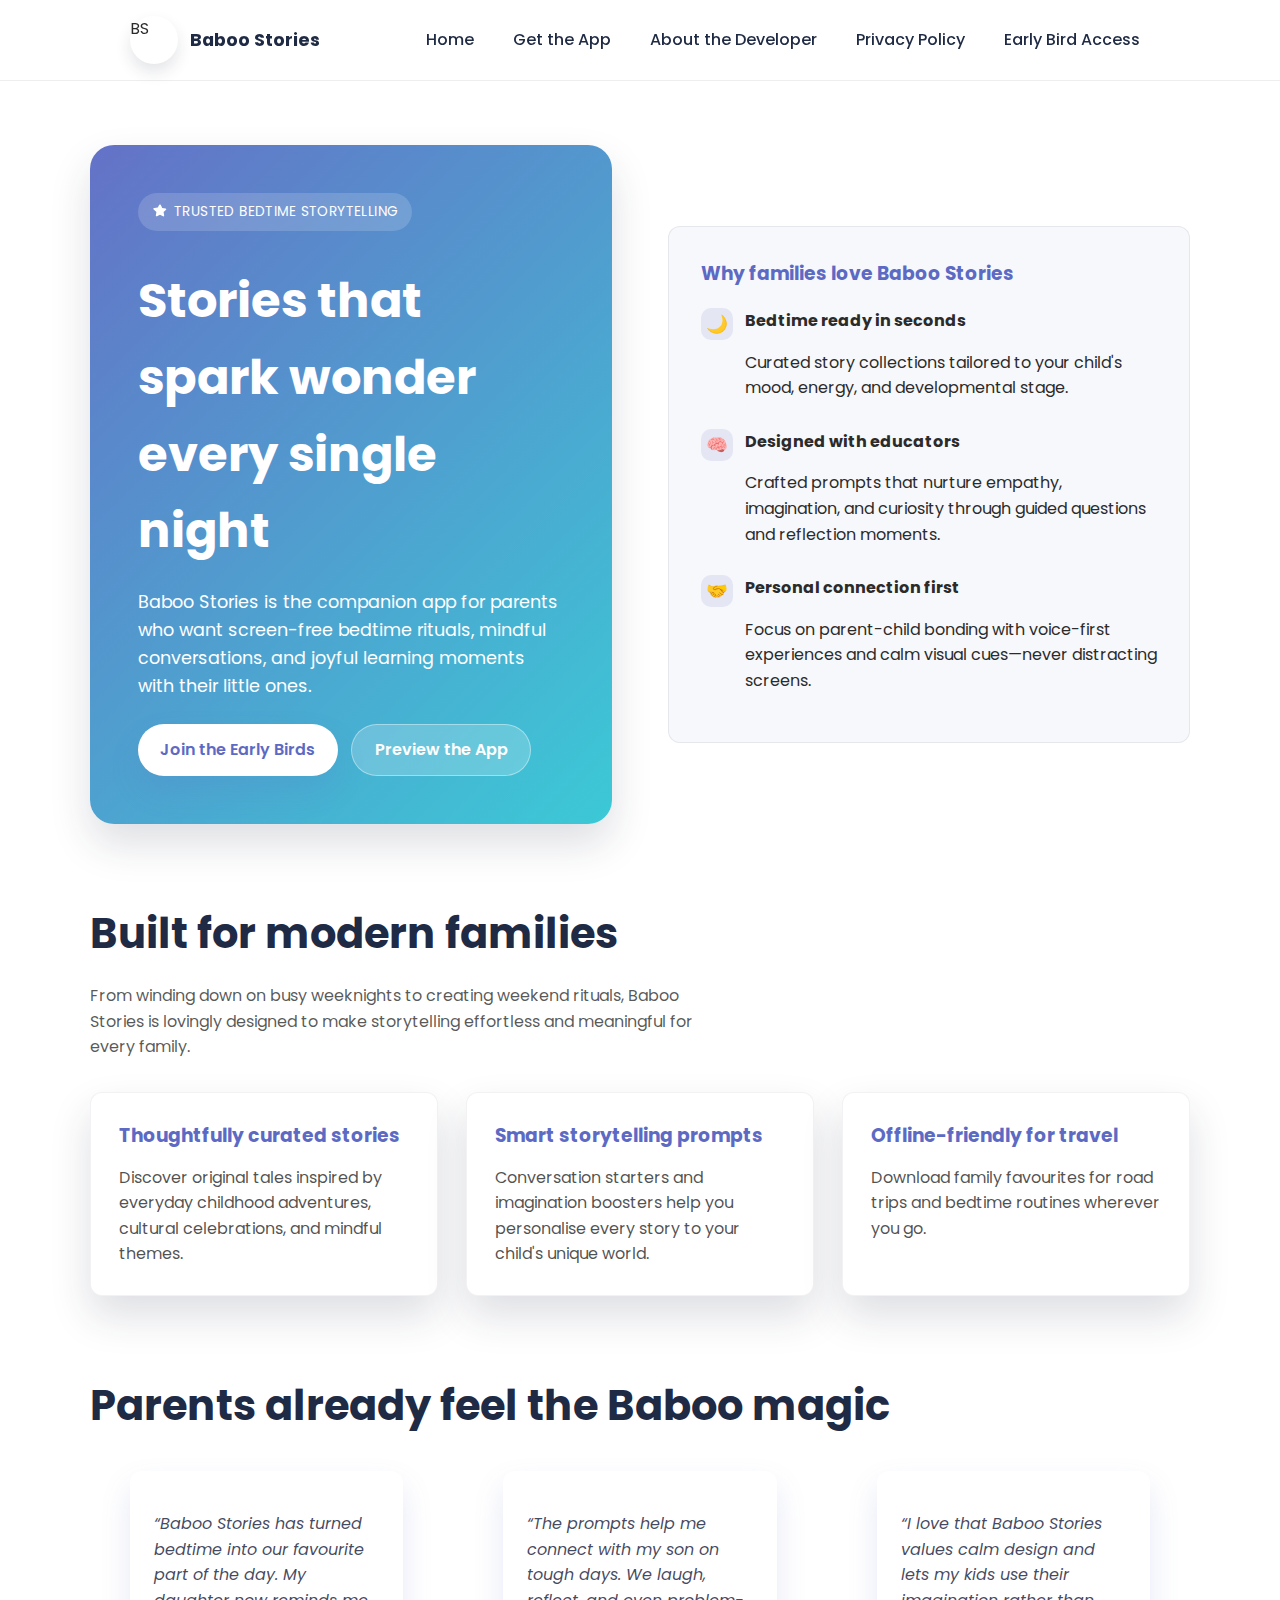
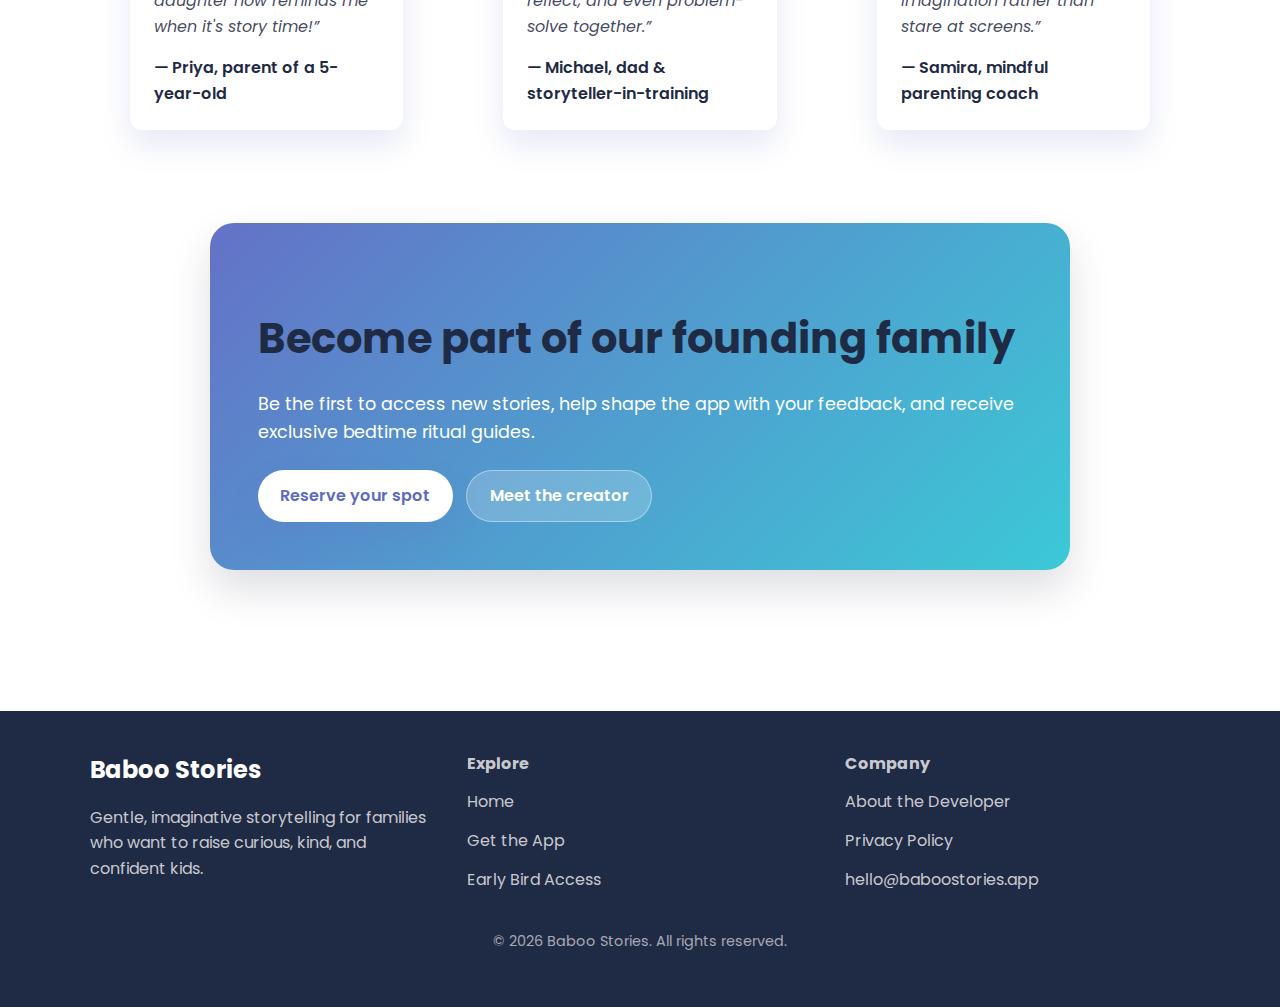
<file: index.html>
<!DOCTYPE html>
<html lang="en">
  <head>
    <meta charset="UTF-8" />
    <meta name="viewport" content="width=device-width, initial-scale=1.0" />
    <meta
      name="description"
      content="Baboo Stories helps parents turn bedtime into magical, mindful story sessions with original tales tailored to curious young minds."
    />
    <title>Baboo Stories | Story app for modern parents</title>
    <link rel="preconnect" href="https://fonts.googleapis.com" />
    <link rel="preconnect" href="https://fonts.gstatic.com" crossorigin />
    <link
      href="https://fonts.googleapis.com/css2?family=Poppins:wght@400;500;600;700&display=swap"
      rel="stylesheet"
    />
    <link rel="stylesheet" href="assets/css/style.css" />
  </head>
  <body>
    <header>
      <nav class="navbar" aria-label="Primary">
        <a class="brand" href="index.html">
          <span class="brand-logo" aria-hidden="true">BS</span>
          <span class="brand-name">Baboo Stories</span>
        </a>
        <div class="nav-links">
          <a href="index.html">Home</a>
          <a href="app-links.html">Get the App</a>
          <a href="about-developer.html">About the Developer</a>
          <a href="privacy-policy.html">Privacy Policy</a>
          <a href="early-bird-signup.html">Early Bird Access</a>
        </div>
      </nav>
    </header>

    <main>
      <section class="hero" aria-labelledby="hero-title">
        <div class="hero-card">
          <span class="badge"
            ><svg
              xmlns="http://www.w3.org/2000/svg"
              viewBox="0 0 20 20"
              fill="currentColor"
              aria-hidden="true"
            >
              <path
                fill-rule="evenodd"
                d="M10 .5a1 1 0 01.894.553l1.882 3.815 4.21.612a1 1 0 01.554 1.705l-3.046 2.969.719 4.197a1 1 0 01-1.451 1.054L10 13.347l-3.762 1.97a1 1 0 01-1.451-1.054l.72-4.197-3.047-2.97A1 1 0 013.014 4.98l4.21-.612L9.106 1.053A1 1 0 0110 .5z"
                clip-rule="evenodd"
              />
            </svg>
            Trusted bedtime storytelling</span
          >
          <h1 id="hero-title">Stories that spark wonder every single night</h1>
          <p>
            Baboo Stories is the companion app for parents who want screen-free
            bedtime rituals, mindful conversations, and joyful learning moments
            with their little ones.
          </p>
          <div class="hero-actions">
            <a class="btn btn-primary" href="early-bird-signup.html"
              >Join the Early Birds</a
            >
            <a class="btn btn-secondary" href="app-links.html">Preview the App</a>
          </div>
        </div>
        <div class="info-panel" aria-label="Highlights">
          <h3>Why families love Baboo Stories</h3>
          <ul class="highlight-list">
            <li>
              <span class="highlight-icon" aria-hidden="true">🌙</span>
              <div>
                <strong>Bedtime ready in seconds</strong>
                <p>
                  Curated story collections tailored to your child's mood,
                  energy, and developmental stage.
                </p>
              </div>
            </li>
            <li>
              <span class="highlight-icon" aria-hidden="true">🧠</span>
              <div>
                <strong>Designed with educators</strong>
                <p>
                  Crafted prompts that nurture empathy, imagination, and
                  curiosity through guided questions and reflection moments.
                </p>
              </div>
            </li>
            <li>
              <span class="highlight-icon" aria-hidden="true">🤝</span>
              <div>
                <strong>Personal connection first</strong>
                <p>
                  Focus on parent-child bonding with voice-first experiences and
                  calm visual cues—never distracting screens.
                </p>
              </div>
            </li>
          </ul>
        </div>
      </section>

      <section class="section" aria-labelledby="features-title">
        <h2 id="features-title">Built for modern families</h2>
        <p class="section-intro">
          From winding down on busy weeknights to creating weekend rituals,
          Baboo Stories is lovingly designed to make storytelling effortless and
          meaningful for every family.
        </p>
        <div class="card-grid">
          <article class="card">
            <h3>Thoughtfully curated stories</h3>
            <p>
              Discover original tales inspired by everyday childhood adventures,
              cultural celebrations, and mindful themes.
            </p>
          </article>
          <article class="card">
            <h3>Smart storytelling prompts</h3>
            <p>
              Conversation starters and imagination boosters help you personalise
              every story to your child's unique world.
            </p>
          </article>
          <article class="card">
            <h3>Offline-friendly for travel</h3>
            <p>
              Download family favourites for road trips and bedtime routines
              wherever you go.
            </p>
          </article>
        </div>
      </section>

      <section class="section" aria-labelledby="trust-title">
        <h2 id="trust-title">Parents already feel the Baboo magic</h2>
        <div class="testimonials" role="list">
          <figure class="testimonial" role="listitem">
            <p>
              “Baboo Stories has turned bedtime into our favourite part of the
              day. My daughter now reminds <em>me</em> when it's story time!”
            </p>
            <figcaption class="name">— Priya, parent of a 5-year-old</figcaption>
          </figure>
          <figure class="testimonial" role="listitem">
            <p>
              “The prompts help me connect with my son on tough days. We laugh,
              reflect, and even problem-solve together.”
            </p>
            <figcaption class="name">— Michael, dad &amp; storyteller-in-training</figcaption>
          </figure>
          <figure class="testimonial" role="listitem">
            <p>
              “I love that Baboo Stories values calm design and lets my kids use
              their imagination rather than stare at screens.”
            </p>
            <figcaption class="name">— Samira, mindful parenting coach</figcaption>
          </figure>
        </div>
      </section>

      <section class="section" aria-labelledby="cta-title">
        <div class="hero-card" style="margin: 0 auto; max-width: 860px;">
          <h2 id="cta-title">Become part of our founding family</h2>
          <p>
            Be the first to access new stories, help shape the app with your
            feedback, and receive exclusive bedtime ritual guides.
          </p>
          <div class="hero-actions">
            <a class="btn btn-primary" href="early-bird-signup.html"
              >Reserve your spot</a
            >
            <a class="btn btn-secondary" href="about-developer.html"
              >Meet the creator</a
            >
          </div>
        </div>
      </section>
    </main>

    <footer>
      <div class="footer-content">
        <div class="footer-brand">
          <h2>Baboo Stories</h2>
          <p>
            Gentle, imaginative storytelling for families who want to raise
            curious, kind, and confident kids.
          </p>
        </div>
        <div class="footer-links">
          <strong>Explore</strong>
          <a href="index.html">Home</a>
          <a href="app-links.html">Get the App</a>
          <a href="early-bird-signup.html">Early Bird Access</a>
        </div>
        <div class="footer-links">
          <strong>Company</strong>
          <a href="about-developer.html">About the Developer</a>
          <a href="privacy-policy.html">Privacy Policy</a>
          <a href="mailto:hello@baboostories.app">hello@baboostories.app</a>
        </div>
      </div>
      <p class="footer-bottom">© <span id="year"></span> Baboo Stories. All rights reserved.</p>
    </footer>

    <script>
      const yearSpan = document.getElementById('year');
      if (yearSpan) {
        yearSpan.textContent = new Date().getFullYear();
      }
    </script>
  </body>
</html>
</file>
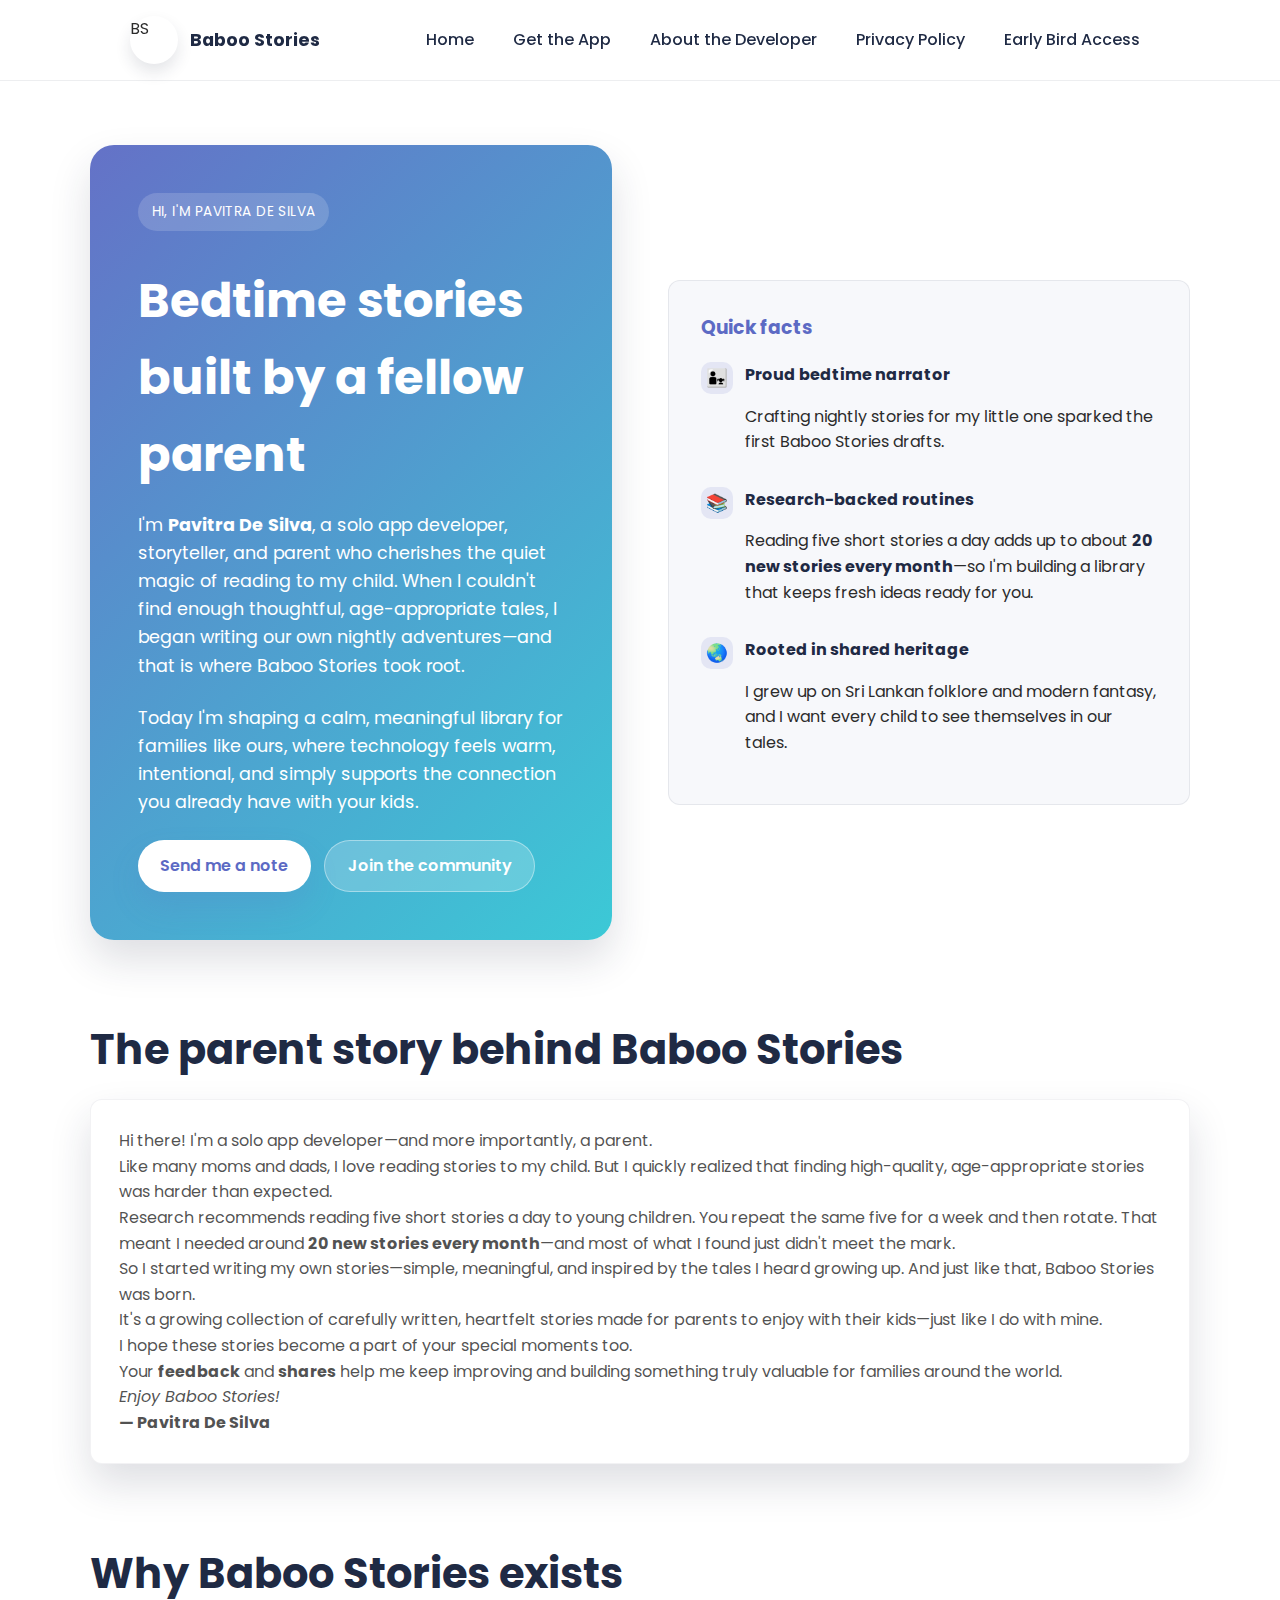
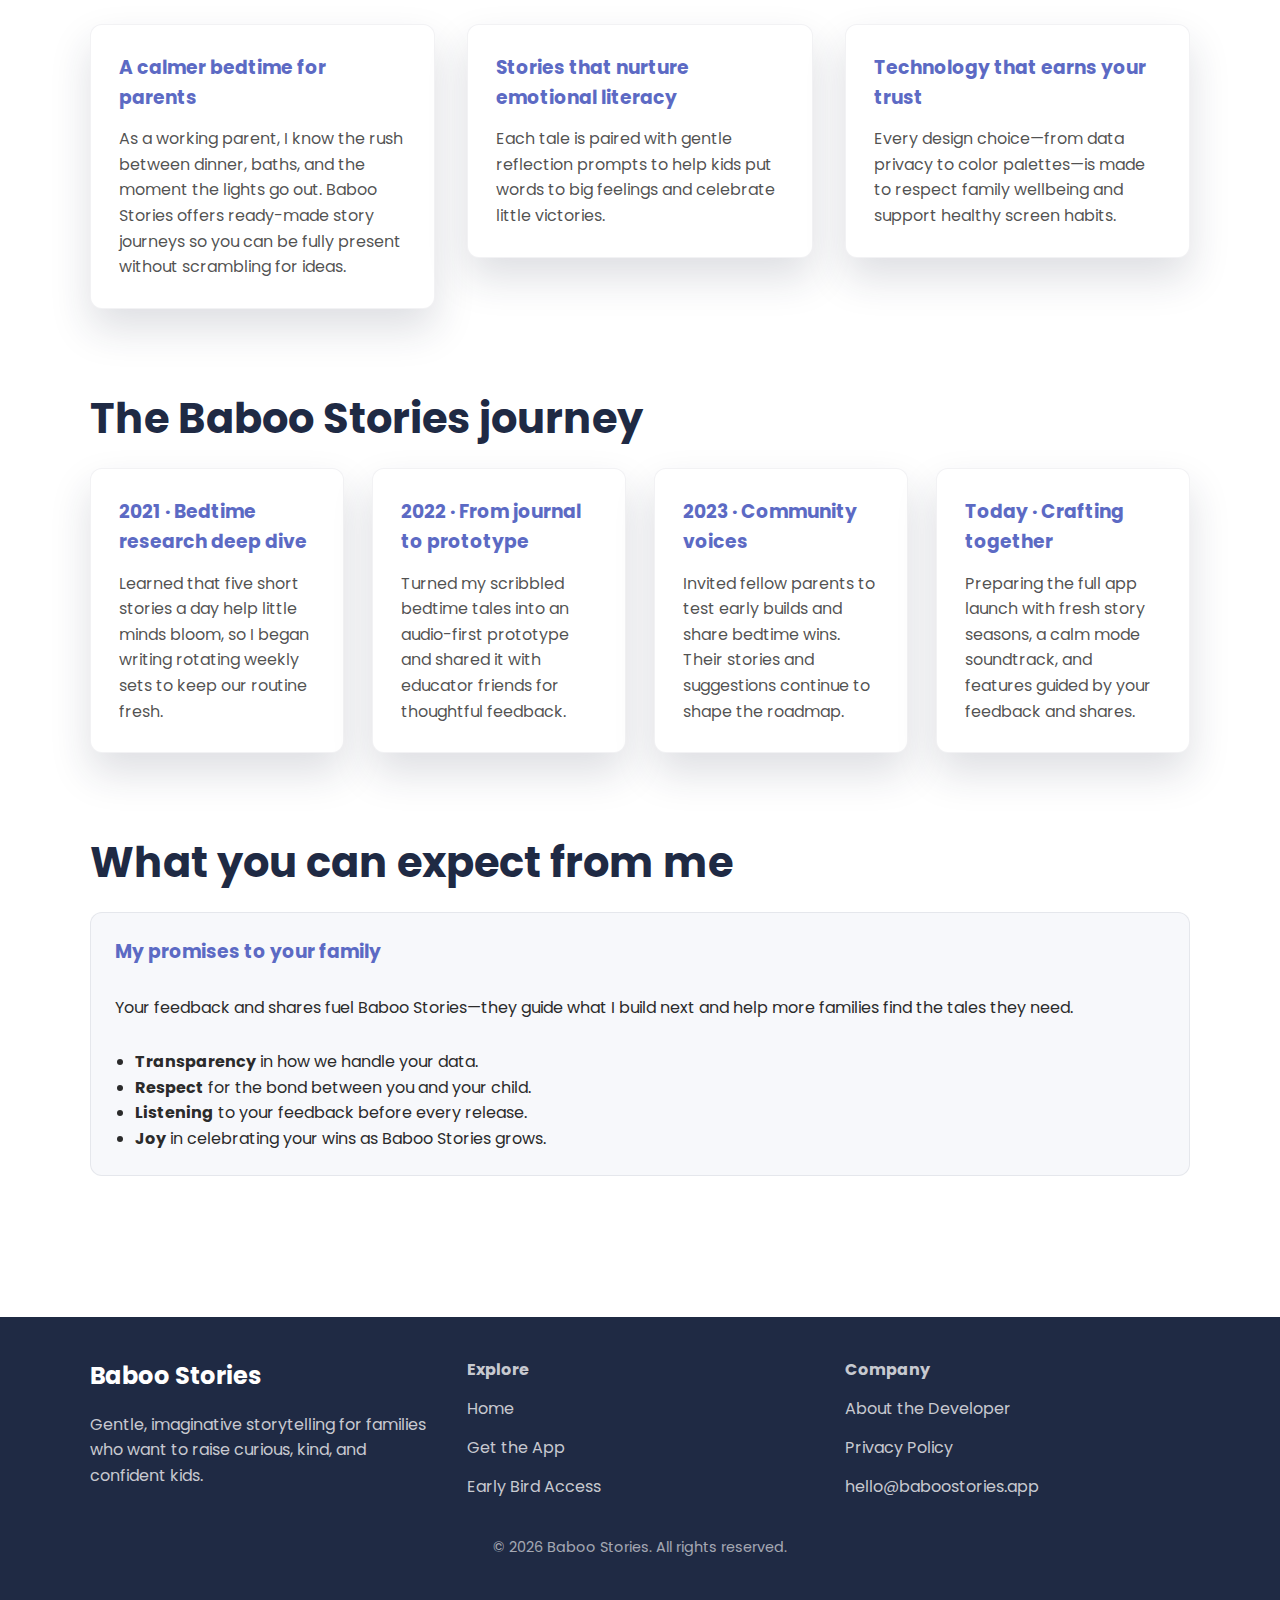
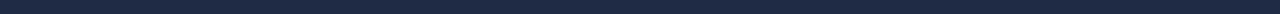
<file: about-developer.html>
<!DOCTYPE html>
<html lang="en">
  <head>
    <meta charset="UTF-8" />
    <meta name="viewport" content="width=device-width, initial-scale=1.0" />
    <meta
      name="description"
      content="Meet Pavitra De Silva, the solo parent-developer behind Baboo Stories, and discover the mission to craft calm, heartfelt bedtime tales for families."
    />
    <title>About the Developer | Baboo Stories</title>
    <link rel="preconnect" href="https://fonts.googleapis.com" />
    <link rel="preconnect" href="https://fonts.gstatic.com" crossorigin />
    <link
      href="https://fonts.googleapis.com/css2?family=Poppins:wght@400;500;600;700&display=swap"
      rel="stylesheet"
    />
    <link rel="stylesheet" href="assets/css/style.css" />
  </head>
  <body>
    <header>
      <nav class="navbar" aria-label="Primary">
        <a class="brand" href="index.html">
          <span class="brand-logo" aria-hidden="true">BS</span>
          <span class="brand-name">Baboo Stories</span>
        </a>
        <div class="nav-links">
          <a href="index.html">Home</a>
          <a href="app-links.html">Get the App</a>
          <a href="about-developer.html" aria-current="page">About the Developer</a>
          <a href="privacy-policy.html">Privacy Policy</a>
          <a href="early-bird-signup.html">Early Bird Access</a>
        </div>
      </nav>
    </header>

    <main>
      <section class="hero" aria-labelledby="about-title">
        <div class="hero-card">
          <span class="badge">Hi, I'm Pavitra De Silva</span>
          <h1 id="about-title">Bedtime stories built by a fellow parent</h1>
          <p>
            I'm <strong>Pavitra De Silva</strong>, a solo app developer,
            storyteller, and parent who cherishes the quiet magic of reading to
            my child. When I couldn't find enough thoughtful, age-appropriate
            tales, I began writing our own nightly adventures—and that is where
            Baboo Stories took root.
          </p>
          <p>
            Today I'm shaping a calm, meaningful library for families like ours,
            where technology feels warm, intentional, and simply supports the
            connection you already have with your kids.
          </p>
          <div class="hero-actions">
            <a class="btn btn-primary" href="mailto:hello@baboostories.app"
              >Send me a note</a
            >
            <a class="btn btn-secondary" href="early-bird-signup.html"
              >Join the community</a
            >
          </div>
        </div>
        <div class="info-panel">
          <h3>Quick facts</h3>
          <ul class="info-list">
            <li>
              <span class="highlight-icon" aria-hidden="true">👨‍👧</span>
              <div>
                <strong>Proud bedtime narrator</strong>
                <p>
                  Crafting nightly stories for my little one sparked the first
                  Baboo Stories drafts.
                </p>
              </div>
            </li>
            <li>
              <span class="highlight-icon" aria-hidden="true">📚</span>
              <div>
                <strong>Research-backed routines</strong>
                <p>
                  Reading five short stories a day adds up to about
                  <strong>20 new stories every month</strong>—so I'm building a
                  library that keeps fresh ideas ready for you.
                </p>
              </div>
            </li>
            <li>
              <span class="highlight-icon" aria-hidden="true">🌏</span>
              <div>
                <strong>Rooted in shared heritage</strong>
                <p>
                  I grew up on Sri Lankan folklore and modern fantasy, and I
                  want every child to see themselves in our tales.
                </p>
              </div>
            </li>
          </ul>
        </div>
      </section>

      <section class="section" aria-labelledby="origin-title">
        <h2 id="origin-title">The parent story behind Baboo Stories</h2>
        <article class="card">
          <p>Hi there! I'm a solo app developer—and more importantly, a parent.</p>
          <p>
            Like many moms and dads, I love reading stories to my child. But I
            quickly realized that finding high-quality, age-appropriate stories
            was harder than expected.
          </p>
          <p>
            Research recommends reading five short stories a day to young
            children. You repeat the same five for a week and then rotate. That
            meant I needed around <strong>20 new stories every month</strong>—and
            most of what I found just didn't meet the mark.
          </p>
          <p>
            So I started writing my own stories—simple, meaningful, and inspired
            by the tales I heard growing up. And just like that, Baboo Stories
            was born.
          </p>
          <p>
            It's a growing collection of carefully written, heartfelt stories
            made for parents to enjoy with their kids—just like I do with mine.
          </p>
          <p>I hope these stories become a part of your special moments too.</p>
          <p>
            Your <strong>feedback</strong> and <strong>shares</strong> help me keep
            improving and building something truly valuable for families around
            the world.
          </p>
          <p><em>Enjoy Baboo Stories!</em></p>
          <p><strong>— Pavitra De Silva</strong></p>
        </article>
      </section>

      <section class="section" aria-labelledby="mission-title">
        <h2 id="mission-title">Why Baboo Stories exists</h2>
        <div class="split-layout">
          <article class="card">
            <h3>A calmer bedtime for parents</h3>
            <p>
              As a working parent, I know the rush between dinner, baths, and the
              moment the lights go out. Baboo Stories offers ready-made story
              journeys so you can be fully present without scrambling for ideas.
            </p>
          </article>
          <article class="card">
            <h3>Stories that nurture emotional literacy</h3>
            <p>
              Each tale is paired with gentle reflection prompts to help kids put
              words to big feelings and celebrate little victories.
            </p>
          </article>
          <article class="card">
            <h3>Technology that earns your trust</h3>
            <p>
              Every design choice—from data privacy to color palettes—is made to
              respect family wellbeing and support healthy screen habits.
            </p>
          </article>
        </div>
      </section>

      <section class="section" aria-labelledby="story-title">
        <h2 id="story-title">The Baboo Stories journey</h2>
        <div class="card-grid">
          <article class="card">
            <h3>2021 · Bedtime research deep dive</h3>
            <p>
              Learned that five short stories a day help little minds bloom, so
              I began writing rotating weekly sets to keep our routine fresh.
            </p>
          </article>
          <article class="card">
            <h3>2022 · From journal to prototype</h3>
            <p>
              Turned my scribbled bedtime tales into an audio-first prototype
              and shared it with educator friends for thoughtful feedback.
            </p>
          </article>
          <article class="card">
            <h3>2023 · Community voices</h3>
            <p>
              Invited fellow parents to test early builds and share bedtime wins.
              Their stories and suggestions continue to shape the roadmap.
            </p>
          </article>
          <article class="card">
            <h3>Today · Crafting together</h3>
            <p>
              Preparing the full app launch with fresh story seasons, a calm mode
              soundtrack, and features guided by your feedback and shares.
            </p>
          </article>
        </div>
      </section>

      <section class="section" aria-labelledby="values-title">
        <h2 id="values-title">What you can expect from me</h2>
        <div class="trust-panel">
          <h3>My promises to your family</h3>
          <p>
            Your feedback and shares fuel Baboo Stories—they guide what I build
            next and help more families find the tales they need.
          </p>
          <ul>
            <li><strong>Transparency</strong> in how we handle your data.</li>
            <li><strong>Respect</strong> for the bond between you and your child.</li>
            <li><strong>Listening</strong> to your feedback before every release.</li>
            <li><strong>Joy</strong> in celebrating your wins as Baboo Stories grows.</li>
          </ul>
        </div>
      </section>
    </main>

    <footer>
      <div class="footer-content">
        <div class="footer-brand">
          <h2>Baboo Stories</h2>
          <p>
            Gentle, imaginative storytelling for families who want to raise
            curious, kind, and confident kids.
          </p>
        </div>
        <div class="footer-links">
          <strong>Explore</strong>
          <a href="index.html">Home</a>
          <a href="app-links.html">Get the App</a>
          <a href="early-bird-signup.html">Early Bird Access</a>
        </div>
        <div class="footer-links">
          <strong>Company</strong>
          <a href="about-developer.html">About the Developer</a>
          <a href="privacy-policy.html">Privacy Policy</a>
          <a href="mailto:hello@baboostories.app">hello@baboostories.app</a>
        </div>
      </div>
      <p class="footer-bottom">© <span id="year"></span> Baboo Stories. All rights reserved.</p>
    </footer>

    <script>
      const yearSpan = document.getElementById('year');
      if (yearSpan) {
        yearSpan.textContent = new Date().getFullYear();
      }
    </script>
  </body>
</html>
</file>
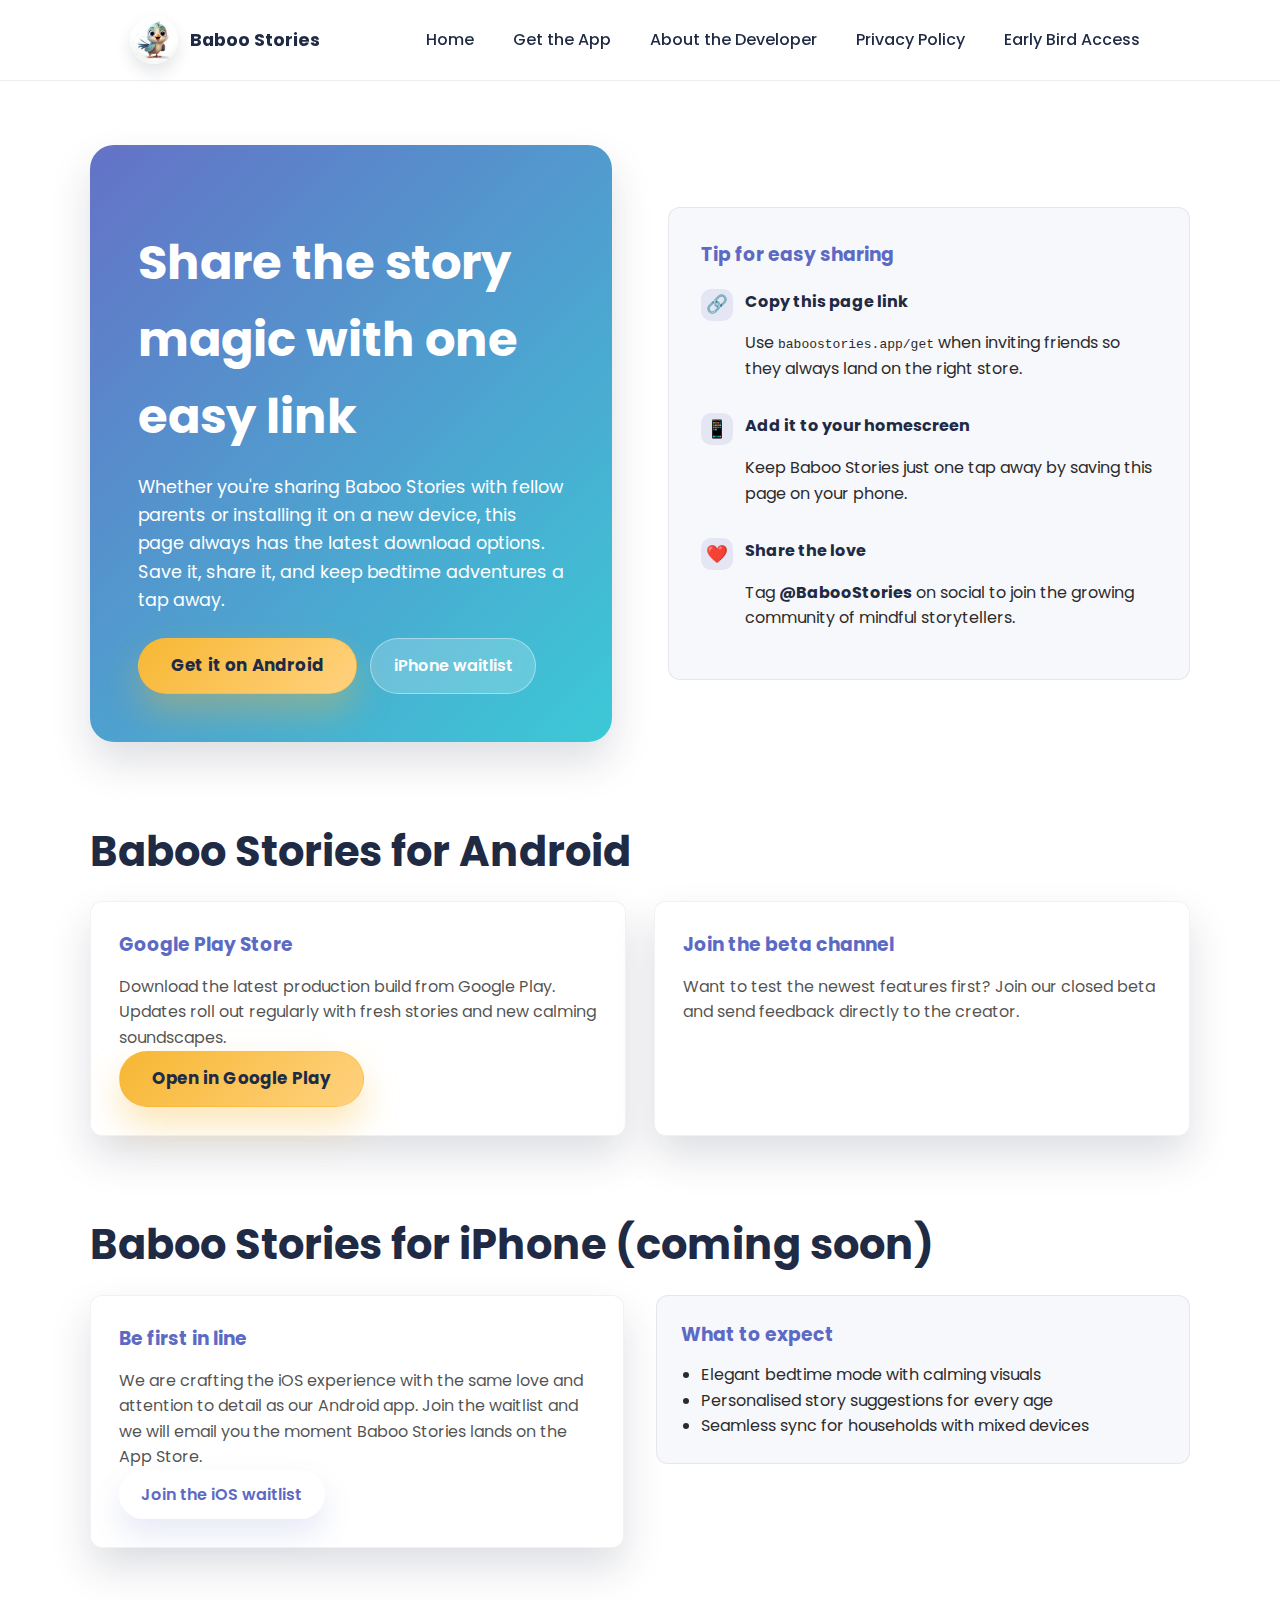
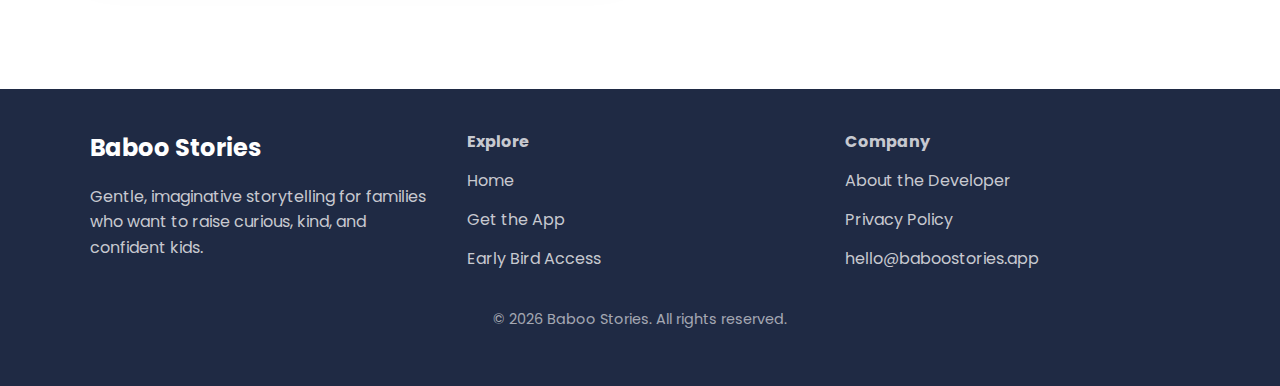
<file: app-links.html>
<!DOCTYPE html>
<html lang="en">
  <head>
    <meta charset="UTF-8" />
    <meta name="viewport" content="width=device-width, initial-scale=1.0" />
    <meta
      name="description"
      content="Download Baboo Stories for Android and join the waitlist for iOS. A gentle storytelling companion designed for parents and caregivers."
    />
    <title>Get Baboo Stories | App download links</title>
    <link rel="preconnect" href="https://fonts.googleapis.com" />
    <link rel="preconnect" href="https://fonts.gstatic.com" crossorigin />
    <link
      href="https://fonts.googleapis.com/css2?family=Poppins:wght@400;500;600;700&display=swap"
      rel="stylesheet"
    />
    <link rel="stylesheet" href="assets/css/style.css" />
  </head>
  <body>
    <header>
      <nav class="navbar" aria-label="Primary">
        <a class="brand" href="index.html">
          <img
            class="brand-logo"
            src="assets/images/Kids-stories.png"
            alt="Baboo Stories logo"
            width="48"
            height="48"
          />
          <span class="brand-name">Baboo Stories</span>
        </a>
        <button class="nav-toggle" type="button" aria-expanded="false" aria-controls="primary-navigation">
          <span class="sr-only">Toggle navigation</span>
          <span class="nav-toggle-icon" aria-hidden="true">
            <span></span>
            <span></span>
            <span></span>
          </span>
        </button>
        <div class="nav-links" id="primary-navigation" data-visible="false">
          <a href="index.html">Home</a>
          <a href="app-links.html" aria-current="page">Get the App</a>
          <a href="about-developer.html">About the Developer</a>
          <a href="privacy-policy.html">Privacy Policy</a>
          <a href="early-bird-signup.html">Early Bird Access</a>
        </div>
      </nav>
    </header>

    <main>
      <section class="hero" aria-labelledby="download-title">
        <div class="hero-card">
          <h1 id="download-title">Share the story magic with one easy link</h1>
          <p>
            Whether you're sharing Baboo Stories with fellow parents or
            installing it on a new device, this page always has the latest
            download options. Save it, share it, and keep bedtime adventures a
            tap away.
          </p>
          <div class="hero-actions">
            <a class="btn btn-android" href="#android">Get it on Android</a>
            <a class="btn btn-secondary" href="#ios">iPhone waitlist</a>
          </div>
        </div>
        <div class="info-panel">
          <h3>Tip for easy sharing</h3>
          <ul class="info-list">
            <li>
              <span class="highlight-icon" aria-hidden="true">🔗</span>
              <div>
                <strong>Copy this page link</strong>
                <p>
                  Use <code>baboostories.app/get</code> when inviting friends so
                  they always land on the right store.
                </p>
              </div>
            </li>
            <li>
              <span class="highlight-icon" aria-hidden="true">📱</span>
              <div>
                <strong>Add it to your homescreen</strong>
                <p>
                  Keep Baboo Stories just one tap away by saving this page on
                  your phone.
                </p>
              </div>
            </li>
            <li>
              <span class="highlight-icon" aria-hidden="true">❤️</span>
              <div>
                <strong>Share the love</strong>
                <p>
                  Tag <strong>@BabooStories</strong> on social to join the
                  growing community of mindful storytellers.
                </p>
              </div>
            </li>
          </ul>
        </div>
      </section>

      <section class="section" aria-labelledby="android">
        <h2 id="android">Baboo Stories for Android</h2>
        <div class="card-grid">
          <article class="card">
            <h3>Google Play Store</h3>
            <p>
              Download the latest production build from Google Play. Updates roll
              out regularly with fresh stories and new calming soundscapes.
            </p>
            <a
              class="btn btn-android"
              href="https://play.google.com/store/apps/details?id=baboo.stories"
              target="_blank"
              rel="noopener"
            >
              Open in Google Play
            </a>
          </article>
          <article class="card">
            <h3>Join the beta channel</h3>
            <p>
              Want to test the newest features first? Join our closed beta and
              send feedback directly to the creator.
            </p>
            <a
              class="btn btn-secondary"
              href="mailto:hello@baboostories.app?subject=Baboo%20Stories%20Android%20Beta"
            >
              Request beta access
            </a>
          </article>
        </div>
      </section>

      <section class="section" aria-labelledby="ios">
        <h2 id="ios">Baboo Stories for iPhone (coming soon)</h2>
        <div class="split-layout">
          <div class="card">
            <h3>Be first in line</h3>
            <p>
              We are crafting the iOS experience with the same love and attention
              to detail as our Android app. Join the waitlist and we will email
              you the moment Baboo Stories lands on the App Store.
            </p>
            <a class="btn btn-primary" href="early-bird-signup.html"
              >Join the iOS waitlist</a
            >
          </div>
          <div class="trust-panel">
            <h3>What to expect</h3>
            <ul>
              <li>Elegant bedtime mode with calming visuals</li>
              <li>Personalised story suggestions for every age</li>
              <li>Seamless sync for households with mixed devices</li>
            </ul>
          </div>
        </div>
      </section>
    </main>

    <footer>
      <div class="footer-content">
        <div class="footer-brand">
          <h2>Baboo Stories</h2>
          <p>
            Gentle, imaginative storytelling for families who want to raise
            curious, kind, and confident kids.
          </p>
        </div>
        <div class="footer-links">
          <strong>Explore</strong>
          <a href="index.html">Home</a>
          <a href="app-links.html">Get the App</a>
          <a href="early-bird-signup.html">Early Bird Access</a>
        </div>
        <div class="footer-links">
          <strong>Company</strong>
          <a href="about-developer.html">About the Developer</a>
          <a href="privacy-policy.html">Privacy Policy</a>
          <a href="mailto:hello@baboostories.app">hello@baboostories.app</a>
        </div>
      </div>
      <p class="footer-bottom">© <span id="year"></span> Baboo Stories. All rights reserved.</p>
    </footer>

    <script src="assets/js/navigation.js"></script>
    <script>
      const yearSpan = document.getElementById('year');
      if (yearSpan) {
        yearSpan.textContent = new Date().getFullYear();
      }
    </script>
  </body>
</html>
</file>
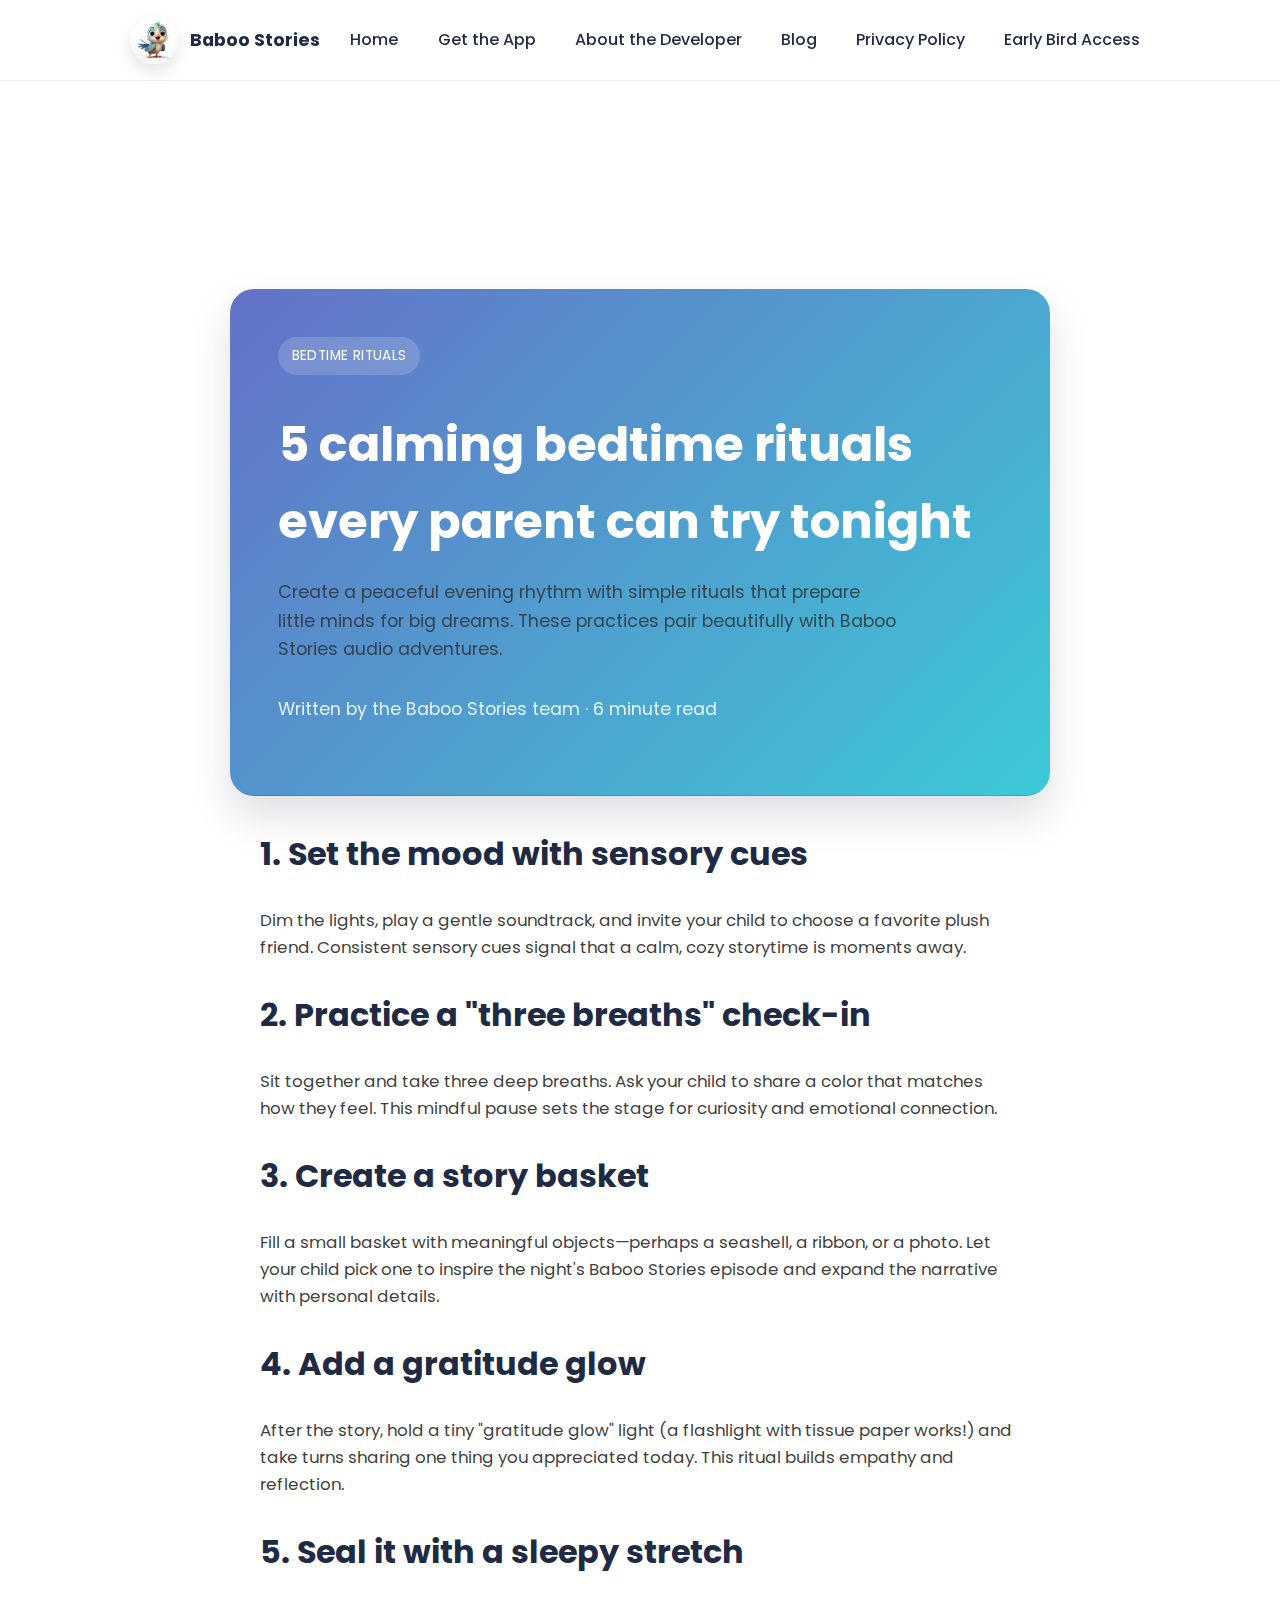
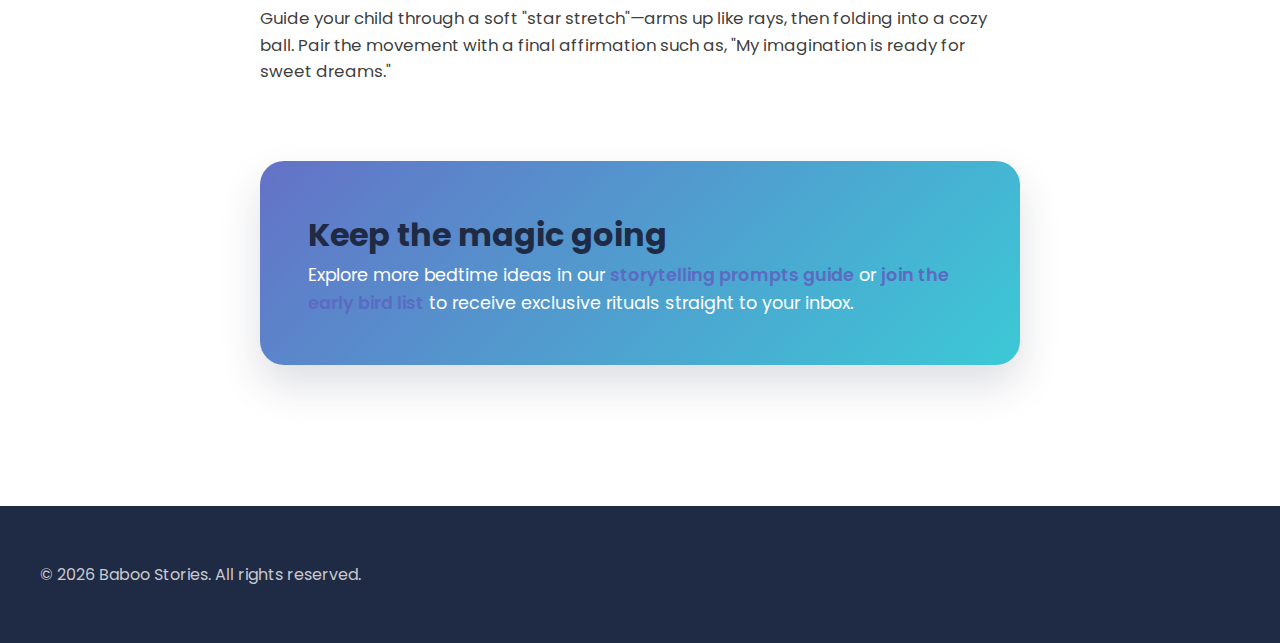
<file: blog-bedtime-rituals.html>
<!DOCTYPE html>
<html lang="en">
  <head>
    <meta charset="UTF-8" />
    <meta name="viewport" content="width=device-width, initial-scale=1.0" />
    <meta
      name="description"
      content="Discover five gentle bedtime rituals from Baboo Stories to help your child wind down and fall asleep peacefully."
    />
    <title>5 calming bedtime rituals every parent can try tonight | Baboo Stories Blog</title>
    <link rel="preconnect" href="https://fonts.googleapis.com" />
    <link rel="preconnect" href="https://fonts.gstatic.com" crossorigin />
    <link
      href="https://fonts.googleapis.com/css2?family=Poppins:wght@400;500;600;700&display=swap"
      rel="stylesheet"
    />
    <link rel="stylesheet" href="assets/css/style.css" />
  </head>
  <body>
    <header>
      <nav class="navbar" aria-label="Primary">
        <a class="brand" href="index.html">
          <img
            class="brand-logo"
            src="assets/images/Kids-stories.png"
            alt="Baboo Stories logo"
            width="48"
            height="48"
          />
          <span class="brand-name">Baboo Stories</span>
        </a>
        <button class="nav-toggle" type="button" aria-expanded="false" aria-controls="primary-navigation">
          <span class="sr-only">Toggle navigation</span>
          <span class="nav-toggle-icon" aria-hidden="true">
            <span></span>
            <span></span>
            <span></span>
          </span>
        </button>
        <div class="nav-links" id="primary-navigation" data-visible="false">
          <a href="index.html">Home</a>
          <a href="app-links.html">Get the App</a>
          <a href="about-developer.html">About the Developer</a>
          <a href="blogs.html" aria-current="page">Blog</a>
          <a href="privacy-policy.html">Privacy Policy</a>
          <a href="early-bird-signup.html">Early Bird Access</a>
        </div>
      </nav>
    </header>

    <main>
      <article class="section" aria-labelledby="article-title">
        <p><a class="btn btn-secondary" href="blogs.html">← Back to all articles</a></p>
        <header class="hero-card" style="margin: 0 auto 2rem; max-width: 820px;">
          <span class="badge">Bedtime rituals</span>
          <h1 id="article-title">5 calming bedtime rituals every parent can try tonight</h1>
          <p class="section-intro">
            Create a peaceful evening rhythm with simple rituals that prepare little minds for big dreams. These practices pair beautifully with Baboo Stories audio adventures.
          </p>
          <p class="meta">Written by the Baboo Stories team &middot; 6 minute read</p>
        </header>

        <div class="article-content" style="margin: 0 auto; max-width: 760px;">
          <h2>1. Set the mood with sensory cues</h2>
          <p>
            Dim the lights, play a gentle soundtrack, and invite your child to choose a favorite plush friend. Consistent sensory cues signal that a calm, cozy storytime is moments away.
          </p>

          <h2>2. Practice a "three breaths" check-in</h2>
          <p>
            Sit together and take three deep breaths. Ask your child to share a color that matches how they feel. This mindful pause sets the stage for curiosity and emotional connection.
          </p>

          <h2>3. Create a story basket</h2>
          <p>
            Fill a small basket with meaningful objects—perhaps a seashell, a ribbon, or a photo. Let your child pick one to inspire the night's Baboo Stories episode and expand the narrative with personal details.
          </p>

          <h2>4. Add a gratitude glow</h2>
          <p>
            After the story, hold a tiny "gratitude glow" light (a flashlight with tissue paper works!) and take turns sharing one thing you appreciated today. This ritual builds empathy and reflection.
          </p>

          <h2>5. Seal it with a sleepy stretch</h2>
          <p>
            Guide your child through a soft "star stretch"—arms up like rays, then folding into a cozy ball. Pair the movement with a final affirmation such as, "My imagination is ready for sweet dreams."
          </p>

          <div class="hero-card" style="margin-top: 3rem;">
            <h2>Keep the magic going</h2>
            <p>
              Explore more bedtime ideas in our <a href="blog-storytelling-prompts.html">storytelling prompts guide</a> or
              <a href="early-bird-signup.html">join the early bird list</a> to receive exclusive rituals straight to your inbox.
            </p>
          </div>
        </div>
      </article>
    </main>

    <footer class="footer">
      <p>&copy; <span id="current-year"></span> Baboo Stories. All rights reserved.</p>
    </footer>
    <script src="assets/js/navigation.js"></script>
    <script>
      const currentYearElement = document.getElementById('current-year');
      if (currentYearElement) {
        currentYearElement.textContent = new Date().getFullYear();
      }
    </script>
  </body>
</html>
</file>
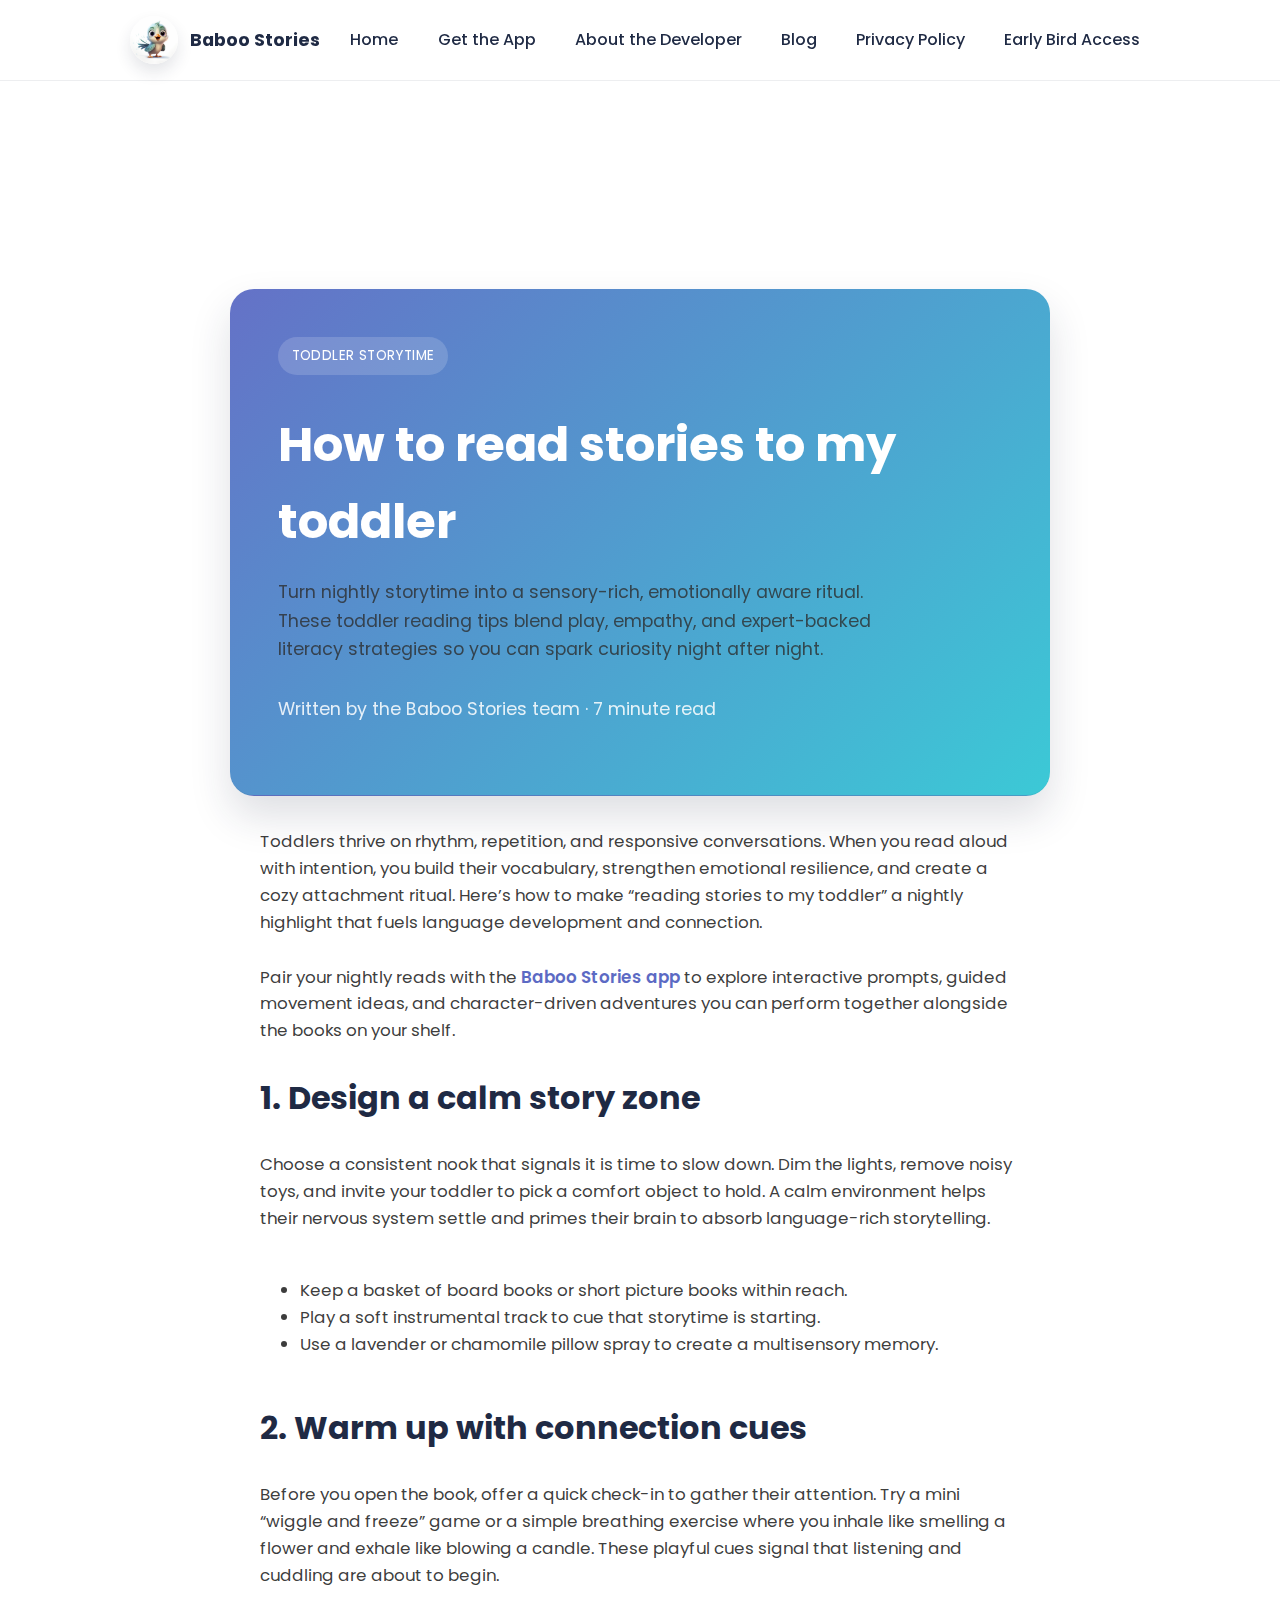
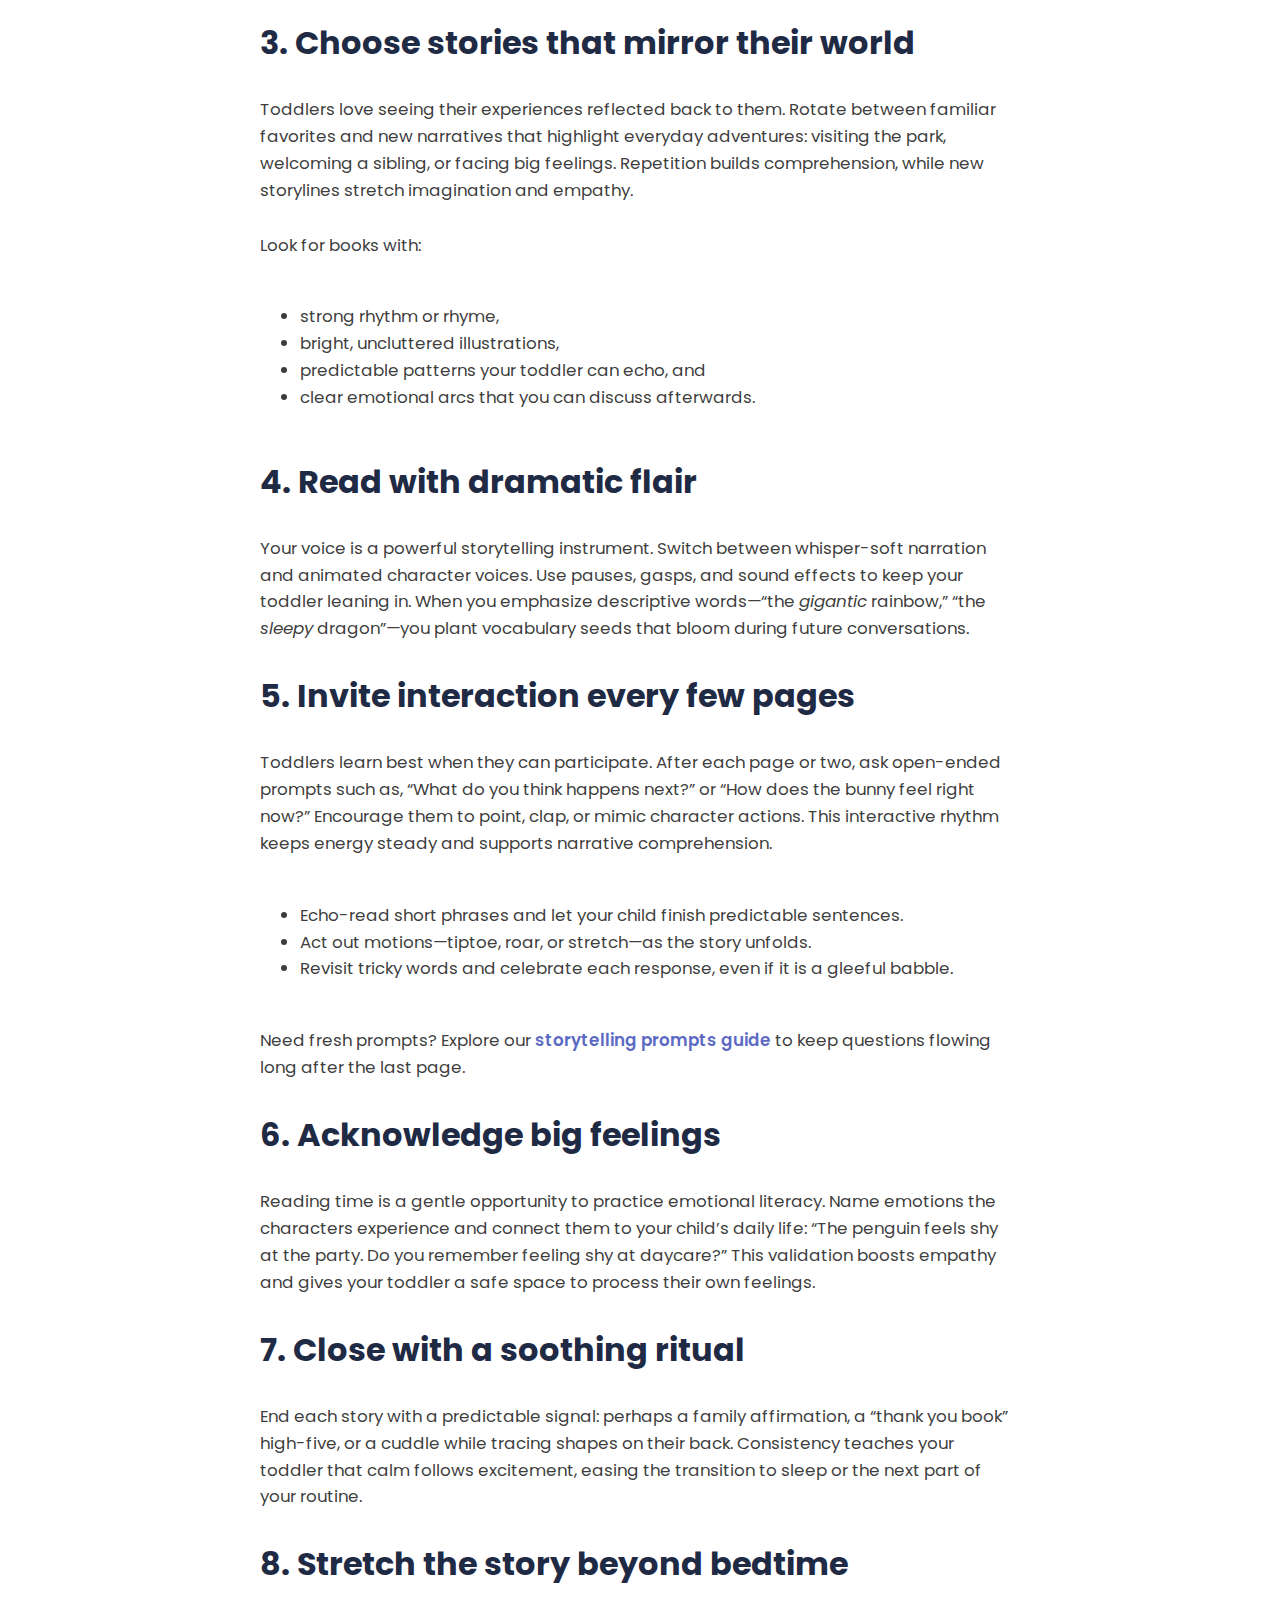
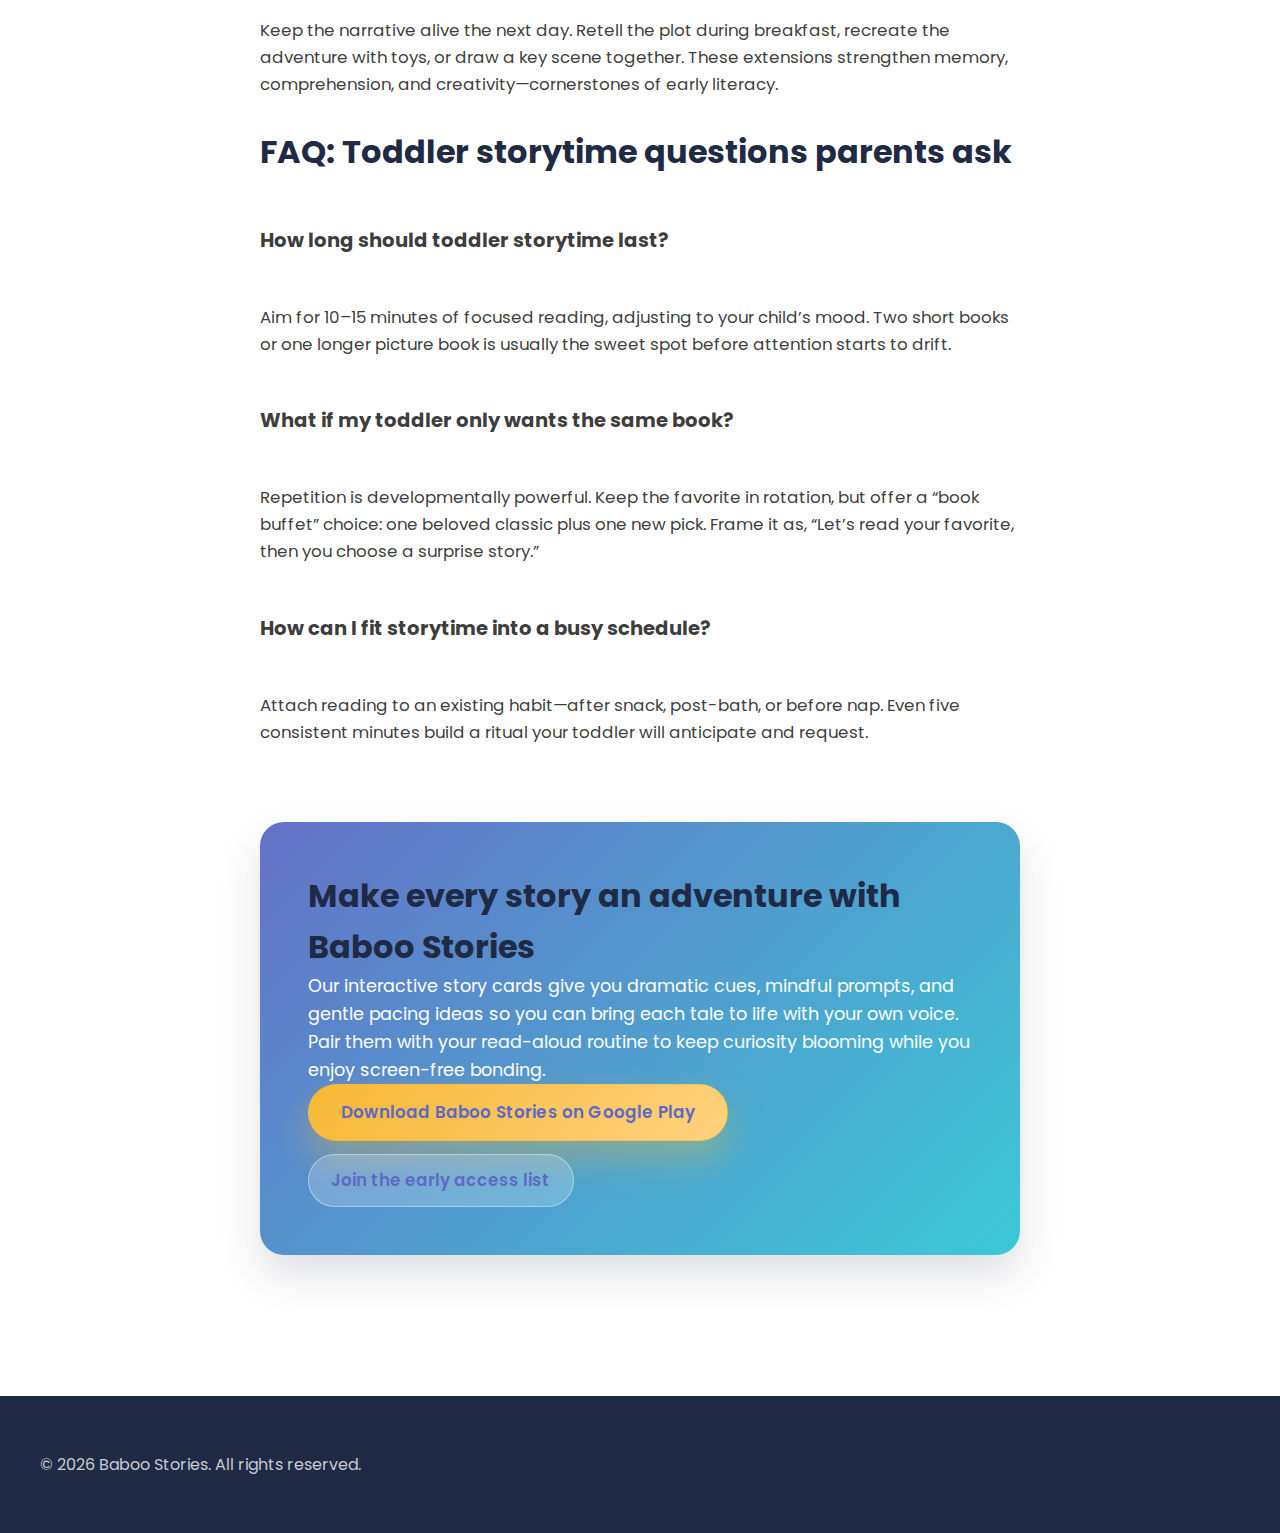
<file: blog-reading-toddlers.html>
<!DOCTYPE html>
<html lang="en">
  <head>
    <meta charset="UTF-8" />
    <meta name="viewport" content="width=device-width, initial-scale=1.0" />
    <meta
      name="description"
      content="Learn how to read stories to your toddler with playful techniques, interactive questions, and calm routines that make bedtime magical."
    />
    <title>How to read stories to my toddler | Baboo Stories Blog</title>
    <link rel="preconnect" href="https://fonts.googleapis.com" />
    <link rel="preconnect" href="https://fonts.gstatic.com" crossorigin />
    <link
      href="https://fonts.googleapis.com/css2?family=Poppins:wght@400;500;600;700&display=swap"
      rel="stylesheet"
    />
    <link rel="stylesheet" href="assets/css/style.css" />
  </head>
  <body>
    <header>
      <nav class="navbar" aria-label="Primary">
        <a class="brand" href="index.html">
          <img
            class="brand-logo"
            src="assets/images/Kids-stories.png"
            alt="Baboo Stories logo"
            width="48"
            height="48"
          />
          <span class="brand-name">Baboo Stories</span>
        </a>
        <button class="nav-toggle" type="button" aria-expanded="false" aria-controls="primary-navigation">
          <span class="sr-only">Toggle navigation</span>
          <span class="nav-toggle-icon" aria-hidden="true">
            <span></span>
            <span></span>
            <span></span>
          </span>
        </button>
        <div class="nav-links" id="primary-navigation" data-visible="false">
          <a href="index.html">Home</a>
          <a href="app-links.html">Get the App</a>
          <a href="about-developer.html">About the Developer</a>
          <a href="blogs.html" aria-current="page">Blog</a>
          <a href="privacy-policy.html">Privacy Policy</a>
          <a href="early-bird-signup.html">Early Bird Access</a>
        </div>
      </nav>
    </header>

    <main>
      <article class="section" aria-labelledby="article-title">
        <p><a class="btn btn-secondary" href="blogs.html">← Back to all articles</a></p>
        <header class="hero-card" style="margin: 0 auto 2rem; max-width: 820px;">
          <span class="badge">Toddler storytime</span>
          <h1 id="article-title">How to read stories to my toddler</h1>
          <p class="section-intro">
            Turn nightly storytime into a sensory-rich, emotionally aware ritual. These toddler reading tips blend play, empathy,
            and expert-backed literacy strategies so you can spark curiosity night after night.
          </p>
          <p class="meta">Written by the Baboo Stories team &middot; 7 minute read</p>
        </header>

        <div class="article-content" style="margin: 0 auto; max-width: 760px;">
          <p>
            Toddlers thrive on rhythm, repetition, and responsive conversations. When you read aloud with intention, you build their
            vocabulary, strengthen emotional resilience, and create a cozy attachment ritual. Here’s how to make “reading stories to
            my toddler” a nightly highlight that fuels language development and connection.
          </p>
          <p>
            Pair your nightly reads with the <a href="app-links.html">Baboo Stories app</a> to explore interactive prompts, guided movement
            ideas, and character-driven adventures you can perform together alongside the books on your shelf.
          </p>

          <h2>1. Design a calm story zone</h2>
          <p>
            Choose a consistent nook that signals it is time to slow down. Dim the lights, remove noisy toys, and invite your toddler
            to pick a comfort object to hold. A calm environment helps their nervous system settle and primes their brain to absorb
            language-rich storytelling.
          </p>
          <ul>
            <li>Keep a basket of board books or short picture books within reach.</li>
            <li>Play a soft instrumental track to cue that storytime is starting.</li>
            <li>Use a lavender or chamomile pillow spray to create a multisensory memory.</li>
          </ul>

          <h2>2. Warm up with connection cues</h2>
          <p>
            Before you open the book, offer a quick check-in to gather their attention. Try a mini “wiggle and freeze” game or a
            simple breathing exercise where you inhale like smelling a flower and exhale like blowing a candle. These playful cues
            signal that listening and cuddling are about to begin.
          </p>

          <h2>3. Choose stories that mirror their world</h2>
          <p>
            Toddlers love seeing their experiences reflected back to them. Rotate between familiar favorites and new narratives that
            highlight everyday adventures: visiting the park, welcoming a sibling, or facing big feelings. Repetition builds
            comprehension, while new storylines stretch imagination and empathy.
          </p>
          <p>
            Look for books with:
          </p>
          <ul>
            <li>strong rhythm or rhyme,</li>
            <li>bright, uncluttered illustrations,</li>
            <li>predictable patterns your toddler can echo, and</li>
            <li>clear emotional arcs that you can discuss afterwards.</li>
          </ul>

          <h2>4. Read with dramatic flair</h2>
          <p>
            Your voice is a powerful storytelling instrument. Switch between whisper-soft narration and animated character voices. Use
            pauses, gasps, and sound effects to keep your toddler leaning in. When you emphasize descriptive words—“the <em>gigantic</em>
            rainbow,” “the <em>sleepy</em> dragon”—you plant vocabulary seeds that bloom during future conversations.
          </p>

          <h2>5. Invite interaction every few pages</h2>
          <p>
            Toddlers learn best when they can participate. After each page or two, ask open-ended prompts such as, “What do you think
            happens next?” or “How does the bunny feel right now?” Encourage them to point, clap, or mimic character actions. This
            interactive rhythm keeps energy steady and supports narrative comprehension.
          </p>
          <ul>
            <li>Echo-read short phrases and let your child finish predictable sentences.</li>
            <li>Act out motions—tiptoe, roar, or stretch—as the story unfolds.</li>
            <li>Revisit tricky words and celebrate each response, even if it is a gleeful babble.</li>
          </ul>
          <p>
            Need fresh prompts? Explore our <a href="blog-storytelling-prompts.html">storytelling prompts guide</a> to keep questions flowing long after the last page.
          </p>

          <h2>6. Acknowledge big feelings</h2>
          <p>
            Reading time is a gentle opportunity to practice emotional literacy. Name emotions the characters experience and connect
            them to your child’s daily life: “The penguin feels shy at the party. Do you remember feeling shy at daycare?” This
            validation boosts empathy and gives your toddler a safe space to process their own feelings.
          </p>

          <h2>7. Close with a soothing ritual</h2>
          <p>
            End each story with a predictable signal: perhaps a family affirmation, a “thank you book” high-five, or a cuddle while
            tracing shapes on their back. Consistency teaches your toddler that calm follows excitement, easing the transition to
            sleep or the next part of your routine.
          </p>

          <h2>8. Stretch the story beyond bedtime</h2>
          <p>
            Keep the narrative alive the next day. Retell the plot during breakfast, recreate the adventure with toys, or draw a key
            scene together. These extensions strengthen memory, comprehension, and creativity—cornerstones of early literacy.
          </p>

          <h2>FAQ: Toddler storytime questions parents ask</h2>
          <h3>How long should toddler storytime last?</h3>
          <p>
            Aim for 10–15 minutes of focused reading, adjusting to your child’s mood. Two short books or one longer picture book is
            usually the sweet spot before attention starts to drift.
          </p>
          <h3>What if my toddler only wants the same book?</h3>
          <p>
            Repetition is developmentally powerful. Keep the favorite in rotation, but offer a “book buffet” choice: one beloved
            classic plus one new pick. Frame it as, “Let’s read your favorite, then you choose a surprise story.”
          </p>
          <h3>How can I fit storytime into a busy schedule?</h3>
          <p>
            Attach reading to an existing habit—after snack, post-bath, or before nap. Even five consistent minutes build a ritual
            your toddler will anticipate and request.
          </p>

          <div class="hero-card" style="margin-top: 3rem;">
            <h2>Make every story an adventure with Baboo Stories</h2>
            <p>
              Our interactive story cards give you dramatic cues, mindful prompts, and gentle pacing ideas so you can bring each tale to
              life with your own voice. Pair them with your read-aloud routine to keep curiosity blooming while you enjoy screen-free
              bonding.
            </p>
            <div class="hero-actions">
              <a
                class="btn btn-android"
                href="https://play.google.com/store/apps/details?id=baboo.stories&pcampaignid=web_share"
                target="_blank"
                rel="noopener"
                >Download Baboo Stories on Google Play</a
              >
              <a class="btn btn-secondary" href="early-bird-signup.html">Join the early access list</a>
            </div>
          </div>
        </div>
      </article>
    </main>

    <footer class="footer">
      <p>&copy; <span id="current-year"></span> Baboo Stories. All rights reserved.</p>
    </footer>
    <script src="assets/js/navigation.js"></script>
    <script>
      const currentYearElement = document.getElementById('current-year');
      if (currentYearElement) {
        currentYearElement.textContent = new Date().getFullYear();
      }
    </script>
  </body>
</html>
</file>
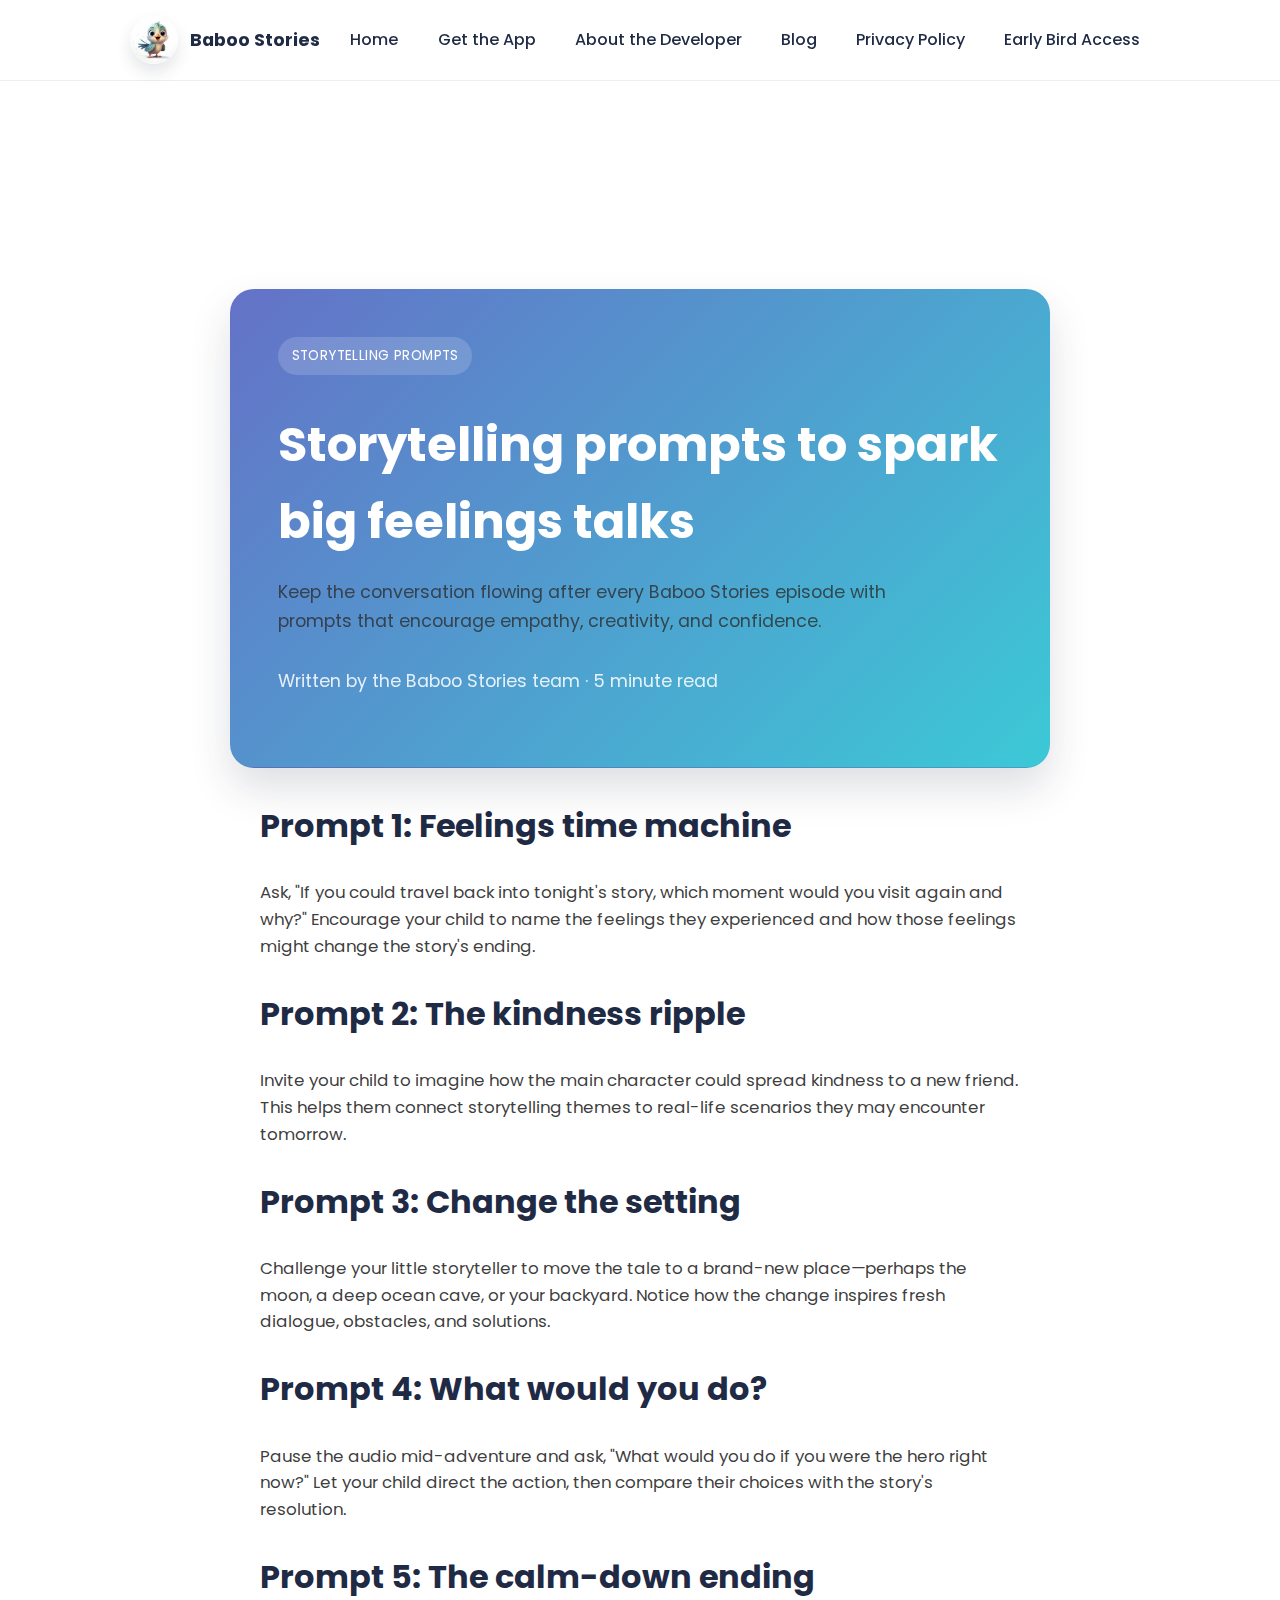
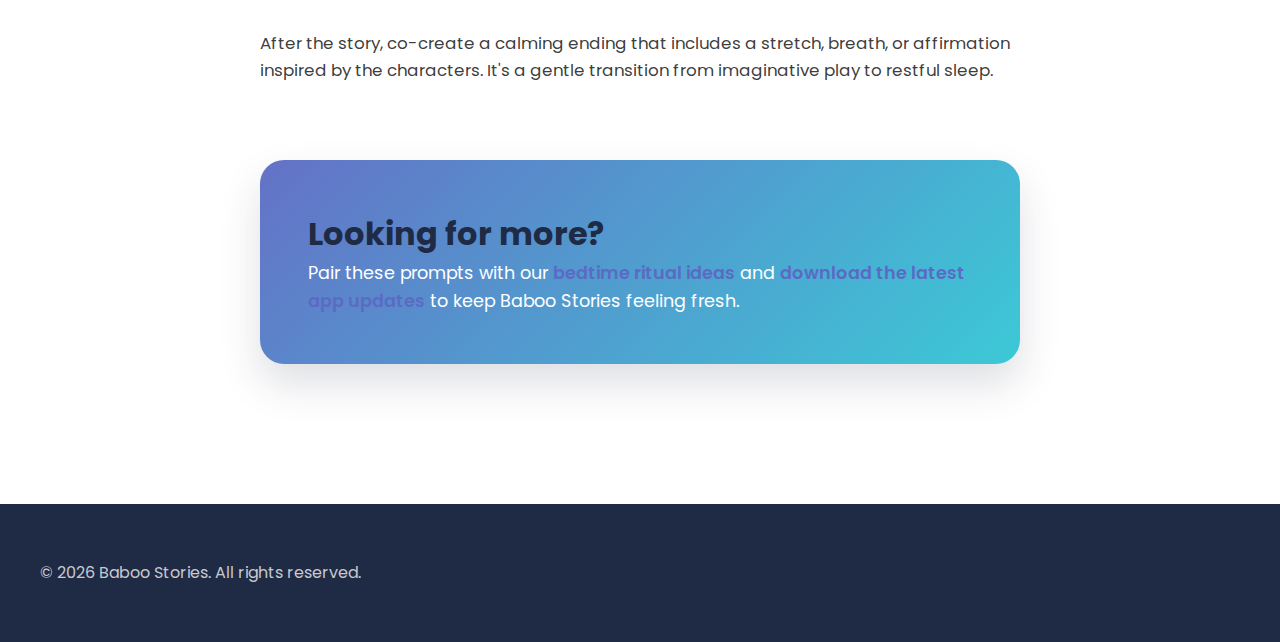
<file: blog-storytelling-prompts.html>
<!DOCTYPE html>
<html lang="en">
  <head>
    <meta charset="UTF-8" />
    <meta name="viewport" content="width=device-width, initial-scale=1.0" />
    <meta
      name="description"
      content="Use these storytelling prompts to help your child explore emotions and imagination after listening to Baboo Stories."
    />
    <title>Storytelling prompts to spark big feelings talks | Baboo Stories Blog</title>
    <link rel="preconnect" href="https://fonts.googleapis.com" />
    <link rel="preconnect" href="https://fonts.gstatic.com" crossorigin />
    <link
      href="https://fonts.googleapis.com/css2?family=Poppins:wght@400;500;600;700&display=swap"
      rel="stylesheet"
    />
    <link rel="stylesheet" href="assets/css/style.css" />
  </head>
  <body>
    <header>
      <nav class="navbar" aria-label="Primary">
        <a class="brand" href="index.html">
          <img
            class="brand-logo"
            src="assets/images/Kids-stories.png"
            alt="Baboo Stories logo"
            width="48"
            height="48"
          />
          <span class="brand-name">Baboo Stories</span>
        </a>
        <button class="nav-toggle" type="button" aria-expanded="false" aria-controls="primary-navigation">
          <span class="sr-only">Toggle navigation</span>
          <span class="nav-toggle-icon" aria-hidden="true">
            <span></span>
            <span></span>
            <span></span>
          </span>
        </button>
        <div class="nav-links" id="primary-navigation" data-visible="false">
          <a href="index.html">Home</a>
          <a href="app-links.html">Get the App</a>
          <a href="about-developer.html">About the Developer</a>
          <a href="blogs.html" aria-current="page">Blog</a>
          <a href="privacy-policy.html">Privacy Policy</a>
          <a href="early-bird-signup.html">Early Bird Access</a>
        </div>
      </nav>
    </header>

    <main>
      <article class="section" aria-labelledby="article-title">
        <p><a class="btn btn-secondary" href="blogs.html">← Back to all articles</a></p>
        <header class="hero-card" style="margin: 0 auto 2rem; max-width: 820px;">
          <span class="badge">Storytelling prompts</span>
          <h1 id="article-title">Storytelling prompts to spark big feelings talks</h1>
          <p class="section-intro">
            Keep the conversation flowing after every Baboo Stories episode with prompts that encourage empathy, creativity, and confidence.
          </p>
          <p class="meta">Written by the Baboo Stories team &middot; 5 minute read</p>
        </header>

        <div class="article-content" style="margin: 0 auto; max-width: 760px;">
          <h2>Prompt 1: Feelings time machine</h2>
          <p>
            Ask, "If you could travel back into tonight's story, which moment would you visit again and why?" Encourage your child to name the feelings they experienced and how those feelings might change the story's ending.
          </p>

          <h2>Prompt 2: The kindness ripple</h2>
          <p>
            Invite your child to imagine how the main character could spread kindness to a new friend. This helps them connect storytelling themes to real-life scenarios they may encounter tomorrow.
          </p>

          <h2>Prompt 3: Change the setting</h2>
          <p>
            Challenge your little storyteller to move the tale to a brand-new place—perhaps the moon, a deep ocean cave, or your backyard. Notice how the change inspires fresh dialogue, obstacles, and solutions.
          </p>

          <h2>Prompt 4: What would you do?</h2>
          <p>
            Pause the audio mid-adventure and ask, "What would you do if you were the hero right now?" Let your child direct the action, then compare their choices with the story's resolution.
          </p>

          <h2>Prompt 5: The calm-down ending</h2>
          <p>
            After the story, co-create a calming ending that includes a stretch, breath, or affirmation inspired by the characters. It's a gentle transition from imaginative play to restful sleep.
          </p>

          <div class="hero-card" style="margin-top: 3rem;">
            <h2>Looking for more?</h2>
            <p>
              Pair these prompts with our <a href="blog-bedtime-rituals.html">bedtime ritual ideas</a> and
              <a href="app-links.html">download the latest app updates</a> to keep Baboo Stories feeling fresh.
            </p>
          </div>
        </div>
      </article>
    </main>

    <footer class="footer">
      <p>&copy; <span id="current-year"></span> Baboo Stories. All rights reserved.</p>
    </footer>
    <script src="assets/js/navigation.js"></script>
    <script>
      const currentYearElement = document.getElementById('current-year');
      if (currentYearElement) {
        currentYearElement.textContent = new Date().getFullYear();
      }
    </script>
  </body>
</html>
</file>
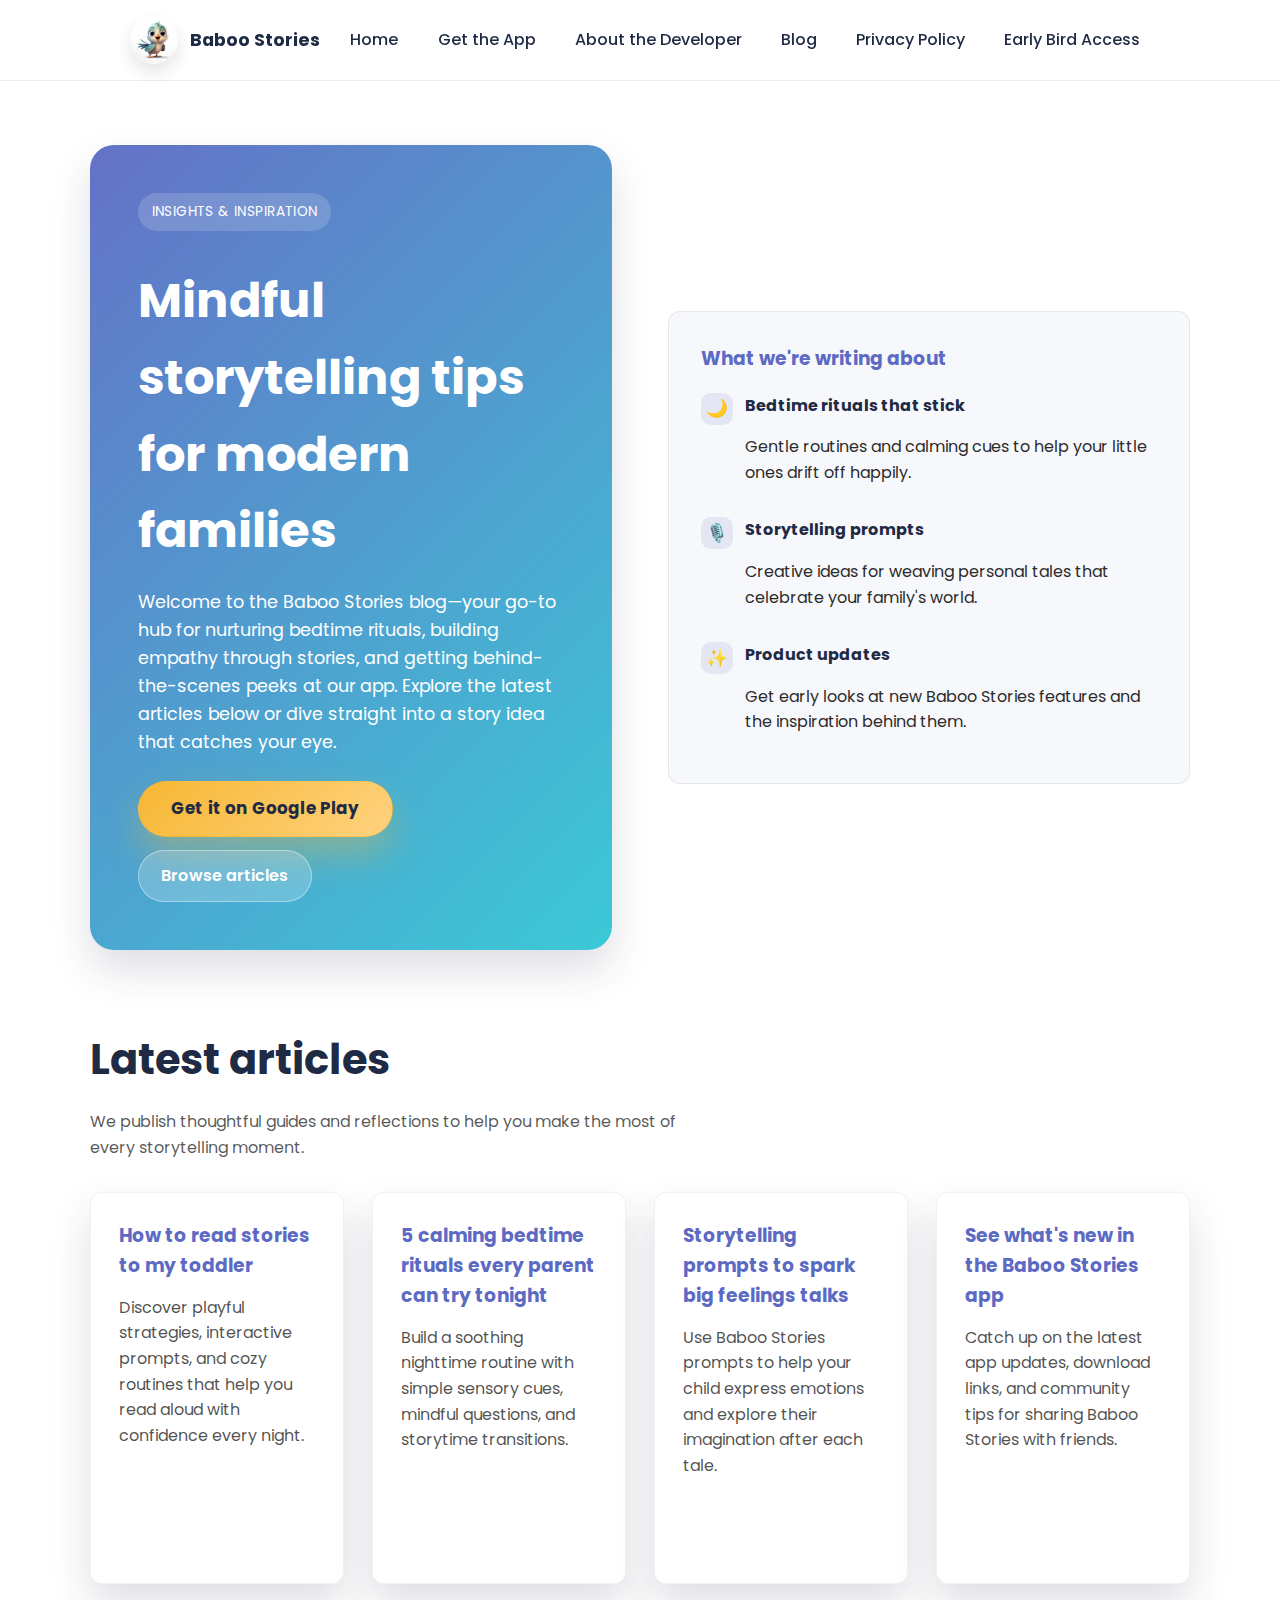
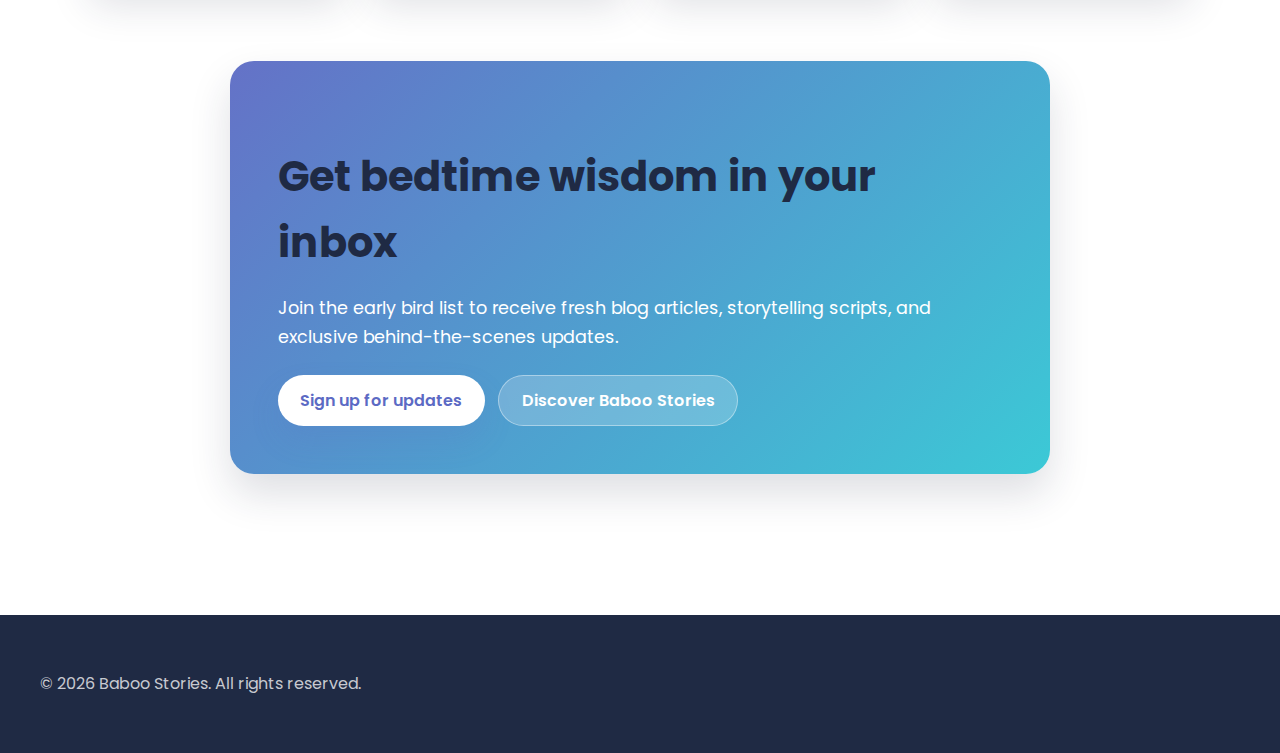
<file: blogs.html>
<!DOCTYPE html>
<html lang="en">
  <head>
    <meta charset="UTF-8" />
    <meta name="viewport" content="width=device-width, initial-scale=1.0" />
    <meta
      name="description"
      content="Read the latest Baboo Stories blog posts about mindful bedtime rituals, storytelling prompts, and product updates."
    />
    <title>Baboo Stories Blog | Tips for magical bedtime stories</title>
    <link rel="preconnect" href="https://fonts.googleapis.com" />
    <link rel="preconnect" href="https://fonts.gstatic.com" crossorigin />
    <link
      href="https://fonts.googleapis.com/css2?family=Poppins:wght@400;500;600;700&display=swap"
      rel="stylesheet"
    />
    <link rel="stylesheet" href="assets/css/style.css" />
  </head>
  <body>
    <header>
      <nav class="navbar" aria-label="Primary">
        <a class="brand" href="index.html">
          <img
            class="brand-logo"
            src="assets/images/Kids-stories.png"
            alt="Baboo Stories logo"
            width="48"
            height="48"
          />
          <span class="brand-name">Baboo Stories</span>
        </a>
        <button class="nav-toggle" type="button" aria-expanded="false" aria-controls="primary-navigation">
          <span class="sr-only">Toggle navigation</span>
          <span class="nav-toggle-icon" aria-hidden="true">
            <span></span>
            <span></span>
            <span></span>
          </span>
        </button>
        <div class="nav-links" id="primary-navigation" data-visible="false">
          <a href="index.html">Home</a>
          <a href="app-links.html">Get the App</a>
          <a href="about-developer.html">About the Developer</a>
          <a href="blogs.html" aria-current="page">Blog</a>
          <a href="privacy-policy.html">Privacy Policy</a>
          <a href="early-bird-signup.html">Early Bird Access</a>
        </div>
      </nav>
    </header>

    <main>
      <section class="hero" aria-labelledby="blog-title">
        <div class="hero-card">
          <span class="badge">Insights &amp; inspiration</span>
          <h1 id="blog-title">Mindful storytelling tips for modern families</h1>
          <p>
            Welcome to the Baboo Stories blog—your go-to hub for nurturing bedtime rituals,
            building empathy through stories, and getting behind-the-scenes peeks at our app.
            Explore the latest articles below or dive straight into a story idea that catches your eye.
          </p>
          <div class="hero-actions">
            <a
              class="btn btn-android"
              href="https://play.google.com/store/apps/details?id=baboo.stories&pcampaignid=web_share"
              target="_blank"
              rel="noopener"
              >Get it on Google Play</a
            >
            <a class="btn btn-secondary" href="#latest-posts">Browse articles</a>
          </div>
        </div>
        <div class="info-panel" aria-label="Featured topics">
          <h3>What we're writing about</h3>
          <ul class="info-list">
            <li>
              <span class="highlight-icon" aria-hidden="true">🌙</span>
              <div>
                <strong>Bedtime rituals that stick</strong>
                <p>Gentle routines and calming cues to help your little ones drift off happily.</p>
              </div>
            </li>
            <li>
              <span class="highlight-icon" aria-hidden="true">🎙️</span>
              <div>
                <strong>Storytelling prompts</strong>
                <p>Creative ideas for weaving personal tales that celebrate your family's world.</p>
              </div>
            </li>
            <li>
              <span class="highlight-icon" aria-hidden="true">✨</span>
              <div>
                <strong>Product updates</strong>
                <p>Get early looks at new Baboo Stories features and the inspiration behind them.</p>
              </div>
            </li>
          </ul>
        </div>
      </section>

      <section class="section" id="latest-posts" aria-labelledby="latest-posts-title">
        <h2 id="latest-posts-title">Latest articles</h2>
        <p class="section-intro">
          We publish thoughtful guides and reflections to help you make the most of every storytelling moment.
        </p>
        <div class="card-grid">
          <article class="card">
            <h3><a href="blog-reading-toddlers.html">How to read stories to my toddler</a></h3>
            <p>
              Discover playful strategies, interactive prompts, and cozy routines that help you read aloud with confidence every night.
            </p>
            <a class="btn btn-secondary" href="blog-reading-toddlers.html">Read the article</a>
          </article>
          <article class="card">
            <h3><a href="blog-bedtime-rituals.html">5 calming bedtime rituals every parent can try tonight</a></h3>
            <p>
              Build a soothing nighttime routine with simple sensory cues, mindful questions, and storytime transitions.
            </p>
            <a class="btn btn-secondary" href="blog-bedtime-rituals.html">Read the guide</a>
          </article>
          <article class="card">
            <h3><a href="blog-storytelling-prompts.html">Storytelling prompts to spark big feelings talks</a></h3>
            <p>
              Use Baboo Stories prompts to help your child express emotions and explore their imagination after each tale.
            </p>
            <a class="btn btn-secondary" href="blog-storytelling-prompts.html">Explore the prompts</a>
          </article>
          <article class="card">
            <h3><a href="app-links.html">See what's new in the Baboo Stories app</a></h3>
            <p>
              Catch up on the latest app updates, download links, and community tips for sharing Baboo Stories with friends.
            </p>
            <a class="btn btn-secondary" href="app-links.html">Visit the app hub</a>
          </article>
        </div>
      </section>

      <section class="section" aria-labelledby="newsletter-title">
        <div class="hero-card" style="margin: 0 auto; max-width: 820px;">
          <h2 id="newsletter-title">Get bedtime wisdom in your inbox</h2>
          <p>
            Join the early bird list to receive fresh blog articles, storytelling scripts, and exclusive behind-the-scenes updates.
          </p>
          <div class="hero-actions">
            <a class="btn btn-primary" href="early-bird-signup.html">Sign up for updates</a>
            <a class="btn btn-secondary" href="index.html">Discover Baboo Stories</a>
          </div>
        </div>
      </section>
    </main>

    <footer class="footer">
      <p>&copy; <span id="current-year"></span> Baboo Stories. All rights reserved.</p>
    </footer>
    <script src="assets/js/navigation.js"></script>
    <script>
      const currentYearElement = document.getElementById('current-year');
      if (currentYearElement) {
        currentYearElement.textContent = new Date().getFullYear();
      }
    </script>
  </body>
</html>
</file>
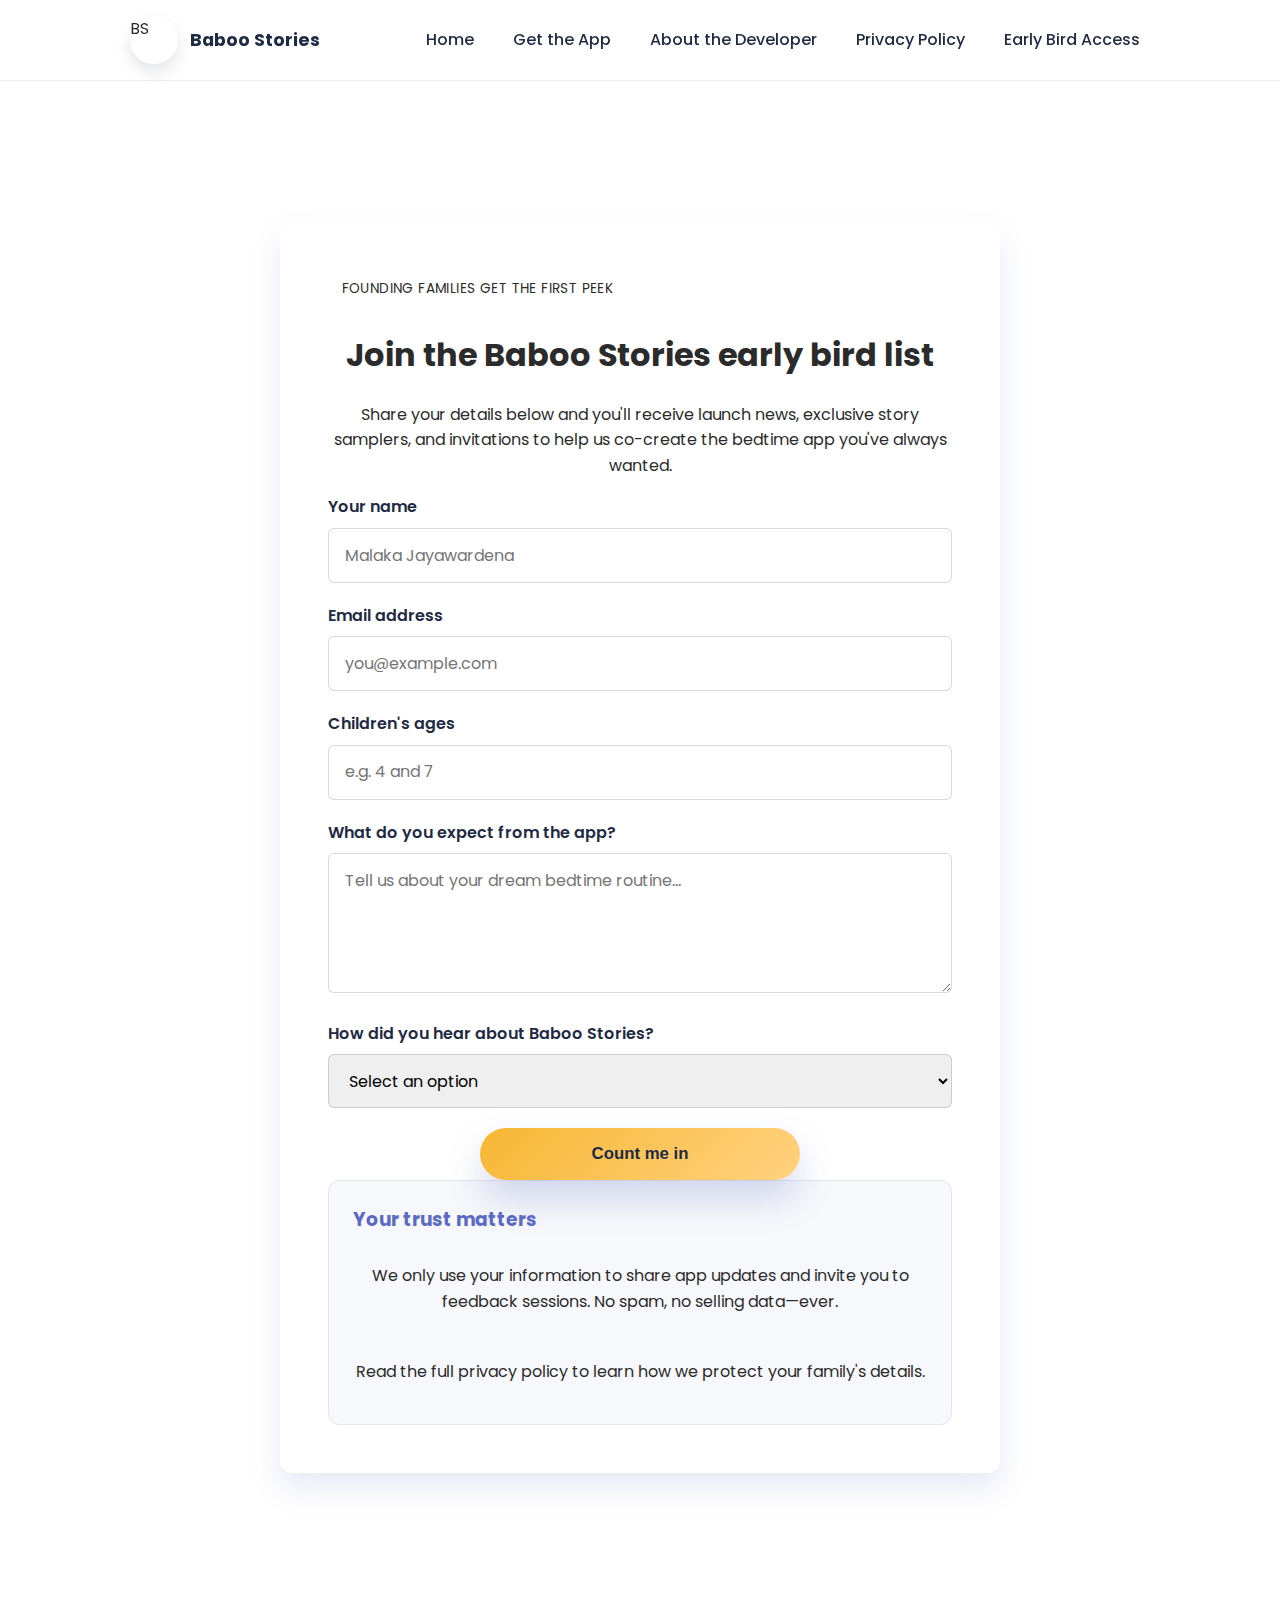
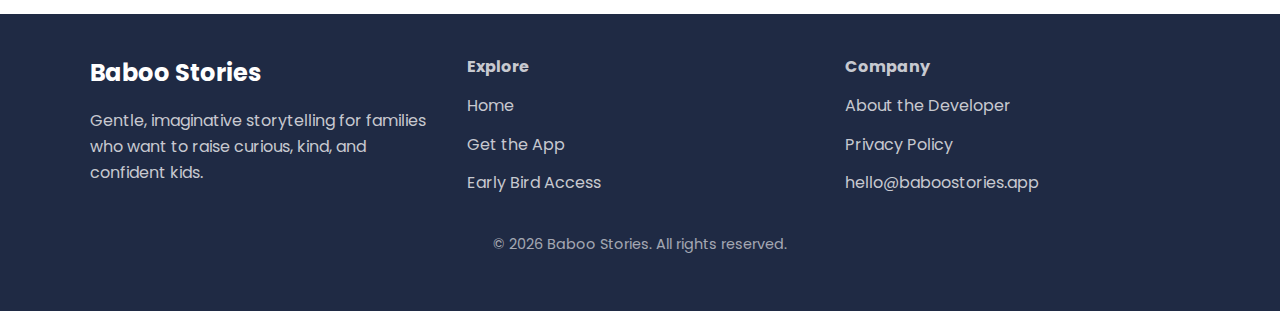
<file: early-bird-signup.html>
<!DOCTYPE html>
<html lang="en">
  <head>
    <meta charset="UTF-8" />
    <meta name="viewport" content="width=device-width, initial-scale=1.0" />
    <meta
      name="description"
      content="Sign up for early access to Baboo Stories. Receive launch updates, exclusive story packs, and help shape the future of bedtime storytelling."
    />
    <title>Early Bird Access | Baboo Stories</title>
    <link rel="preconnect" href="https://fonts.googleapis.com" />
    <link rel="preconnect" href="https://fonts.gstatic.com" crossorigin />
    <link
      href="https://fonts.googleapis.com/css2?family=Poppins:wght@400;500;600;700&display=swap"
      rel="stylesheet"
    />
    <link rel="stylesheet" href="assets/css/style.css" />
  </head>
  <body>
    <header>
      <nav class="navbar" aria-label="Primary">
        <a class="brand" href="index.html">
          <span class="brand-logo" aria-hidden="true">BS</span>
          <span class="brand-name">Baboo Stories</span>
        </a>
        <div class="nav-links">
          <a href="index.html">Home</a>
          <a href="app-links.html">Get the App</a>
          <a href="about-developer.html">About the Developer</a>
          <a href="privacy-policy.html">Privacy Policy</a>
          <a href="early-bird-signup.html" aria-current="page">Early Bird Access</a>
        </div>
      </nav>
    </header>

    <main>
      <section class="section" aria-labelledby="signup-title">
        <div class="form-card">
          <span class="badge">Founding families get the first peek</span>
          <h1 id="signup-title">Join the Baboo Stories early bird list</h1>
          <p>
            Share your details below and you'll receive launch news, exclusive
            story samplers, and invitations to help us co-create the bedtime app
            you've always wanted.
          </p>
          <form
            action="https://formspree.io/f/xbjnnqaa"
            method="POST"
            aria-describedby="privacy-note"
          >
            <div>
              <label for="name">Your name</label>
              <input
                type="text"
                id="name"
                name="name"
                placeholder="Malaka Jayawardena"
                required
              />
            </div>
            <div>
              <label for="email">Email address</label>
              <input
                type="email"
                id="email"
                name="email"
                placeholder="you@example.com"
                autocomplete="email"
                required
              />
            </div>
            <div>
              <label for="children-ages">Children's ages</label>
              <input
                type="text"
                id="children-ages"
                name="children_ages"
                placeholder="e.g. 4 and 7"
                required
              />
            </div>
            <div>
              <label for="expectations">What do you expect from the app?</label>
              <textarea
                id="expectations"
                name="expectations"
                placeholder="Tell us about your dream bedtime routine..."
                required
              ></textarea>
            </div>
            <div>
              <label for="how-heard">How did you hear about Baboo Stories?</label>
              <select id="how-heard" name="how_heard">
                <option value="">Select an option</option>
                <option>Friend or family</option>
                <option>Social media</option>
                <option>Parenting community</option>
                <option>Podcast or blog</option>
                <option>Other</option>
              </select>
            </div>
            <button class="btn btn-primary" type="submit">Count me in</button>
          </form>
          <div class="trust-panel" id="privacy-note">
            <h3>Your trust matters</h3>
            <p>
              We only use your information to share app updates and invite you to
              feedback sessions. No spam, no selling data—ever.
            </p>
            <p>
              Read the <a href="privacy-policy.html">full privacy policy</a> to
              learn how we protect your family's details.
            </p>
          </div>
        </div>
      </section>
    </main>

    <footer>
      <div class="footer-content">
        <div class="footer-brand">
          <h2>Baboo Stories</h2>
          <p>
            Gentle, imaginative storytelling for families who want to raise
            curious, kind, and confident kids.
          </p>
        </div>
        <div class="footer-links">
          <strong>Explore</strong>
          <a href="index.html">Home</a>
          <a href="app-links.html">Get the App</a>
          <a href="early-bird-signup.html">Early Bird Access</a>
        </div>
        <div class="footer-links">
          <strong>Company</strong>
          <a href="about-developer.html">About the Developer</a>
          <a href="privacy-policy.html">Privacy Policy</a>
          <a href="mailto:hello@baboostories.app">hello@baboostories.app</a>
        </div>
      </div>
      <p class="footer-bottom">© <span id="year"></span> Baboo Stories. All rights reserved.</p>
    </footer>

    <script>
      const yearSpan = document.getElementById('year');
      if (yearSpan) {
        yearSpan.textContent = new Date().getFullYear();
      }
    </script>
  </body>
</html>
</file>
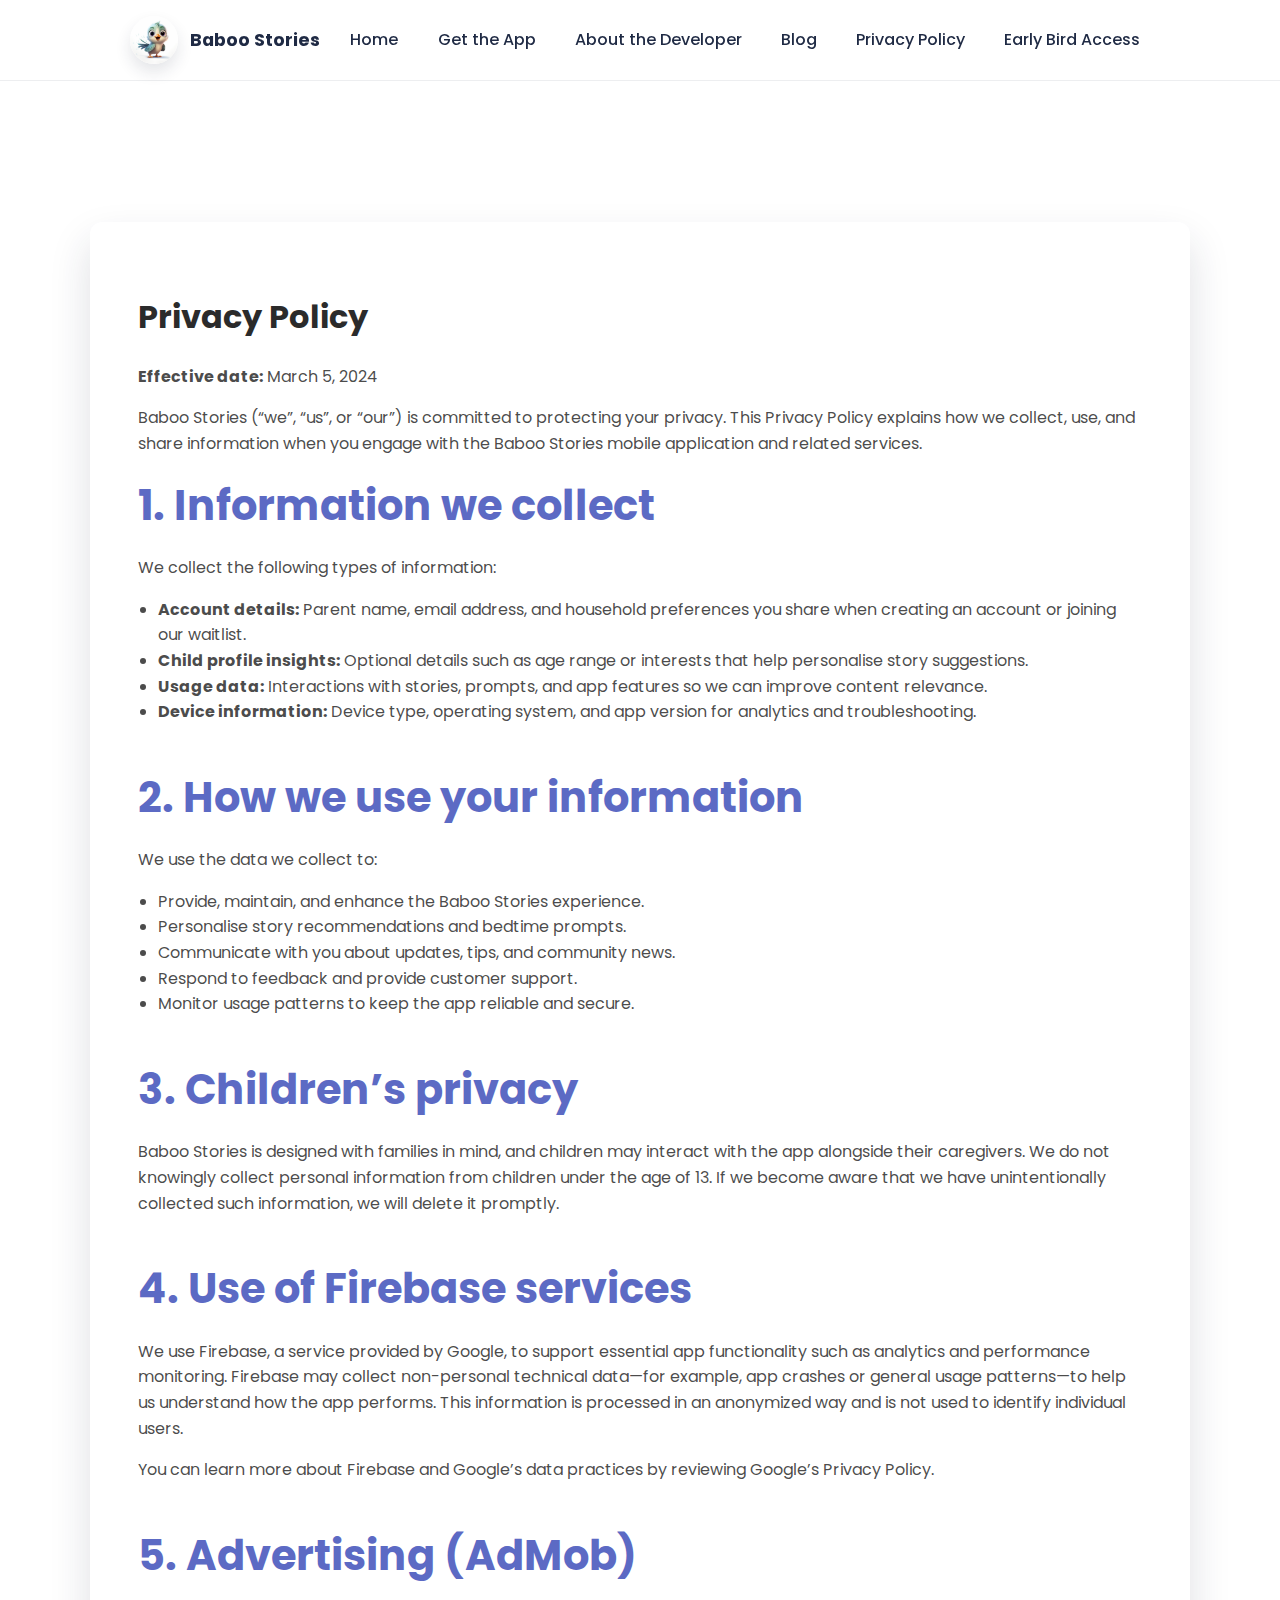
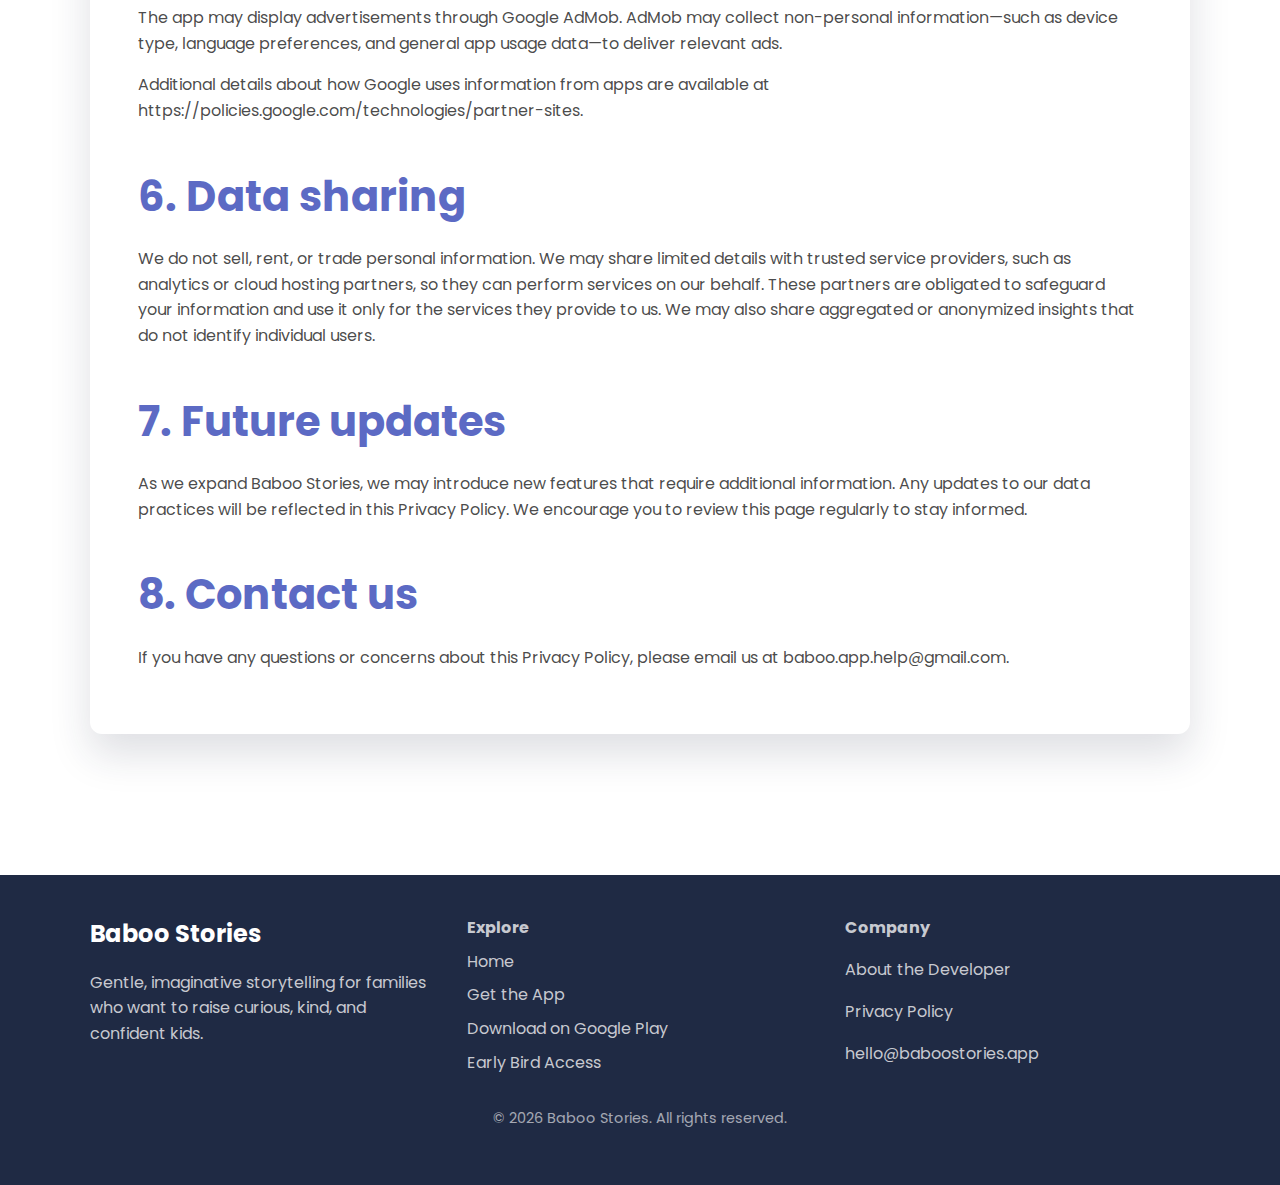
<file: privacy-policy.html>
<!DOCTYPE html>
<html lang="en">
  <head>
    <meta charset="UTF-8" />
    <meta name="viewport" content="width=device-width, initial-scale=1.0" />
    <meta
      name="description"
      content="Review the Baboo Stories privacy policy to understand how we collect, use, and protect your family's information."
    />
    <title>Privacy Policy | Baboo Stories</title>
    <link rel="preconnect" href="https://fonts.googleapis.com" />
    <link rel="preconnect" href="https://fonts.gstatic.com" crossorigin />
    <link
      href="https://fonts.googleapis.com/css2?family=Poppins:wght@400;500;600;700&display=swap"
      rel="stylesheet"
    />
    <link rel="stylesheet" href="assets/css/style.css" />
  </head>
  <body>
    <header>
      <nav class="navbar" aria-label="Primary">
        <a class="brand" href="index.html">
          <img
            class="brand-logo"
            src="assets/images/Kids-stories.png"
            alt="Baboo Stories logo"
            width="48"
            height="48"
          />
          <span class="brand-name">Baboo Stories</span>
        </a>
        <button class="nav-toggle" type="button" aria-expanded="false" aria-controls="primary-navigation">
          <span class="sr-only">Toggle navigation</span>
          <span class="nav-toggle-icon" aria-hidden="true">
            <span></span>
            <span></span>
            <span></span>
          </span>
        </button>
        <div class="nav-links" id="primary-navigation" data-visible="false">
          <a href="index.html">Home</a>
          <a href="app-links.html">Get the App</a>
          <a href="about-developer.html">About the Developer</a>
          <a href="blogs.html">Blog</a>
          <a href="privacy-policy.html" aria-current="page">Privacy Policy</a>
          <a href="early-bird-signup.html">Early Bird Access</a>
        </div>
      </nav>
    </header>

    <main>
      <section class="section" aria-labelledby="policy-title">
        <article class="policy">
          <h1 id="policy-title">Privacy Policy</h1>
          <p><strong>Effective date:</strong> March 5, 2024</p>
          <p>
            Baboo Stories (“we”, “us”, or “our”) is committed to protecting your
            privacy. This Privacy Policy explains how we collect, use, and share
            information when you engage with the Baboo Stories mobile
            application and related services.
          </p>

          <h2 id="information-we-collect">1. Information we collect</h2>
          <p>We collect the following types of information:</p>
          <ul>
            <li>
              <strong>Account details:</strong> Parent name, email address, and
              household preferences you share when creating an account or
              joining our waitlist.
            </li>
            <li>
              <strong>Child profile insights:</strong> Optional details such as
              age range or interests that help personalise story suggestions.
            </li>
            <li>
              <strong>Usage data:</strong> Interactions with stories, prompts,
              and app features so we can improve content relevance.
            </li>
            <li>
              <strong>Device information:</strong> Device type, operating
              system, and app version for analytics and troubleshooting.
            </li>
          </ul>

          <h2 id="how-we-use">2. How we use your information</h2>
          <p>We use the data we collect to:</p>
          <ul>
            <li>Provide, maintain, and enhance the Baboo Stories experience.</li>
            <li>Personalise story recommendations and bedtime prompts.</li>
            <li>Communicate with you about updates, tips, and community news.</li>
            <li>Respond to feedback and provide customer support.</li>
            <li>Monitor usage patterns to keep the app reliable and secure.</li>
          </ul>

          <h2 id="childrens-privacy">3. Children’s privacy</h2>
          <p>
            Baboo Stories is designed with families in mind, and children may
            interact with the app alongside their caregivers. We do not
            knowingly collect personal information from children under the age
            of 13. If we become aware that we have unintentionally collected
            such information, we will delete it promptly.
          </p>

          <h2 id="firebase-services">4. Use of Firebase services</h2>
          <p>
            We use Firebase, a service provided by Google, to support essential
            app functionality such as analytics and performance monitoring.
            Firebase may collect non-personal technical data—for example, app
            crashes or general usage patterns—to help us understand how the app
            performs. This information is processed in an anonymized way and is
            not used to identify individual users.
          </p>
          <p>
            You can learn more about Firebase and Google’s data practices by
            reviewing
            <a
              href="https://policies.google.com/privacy"
              rel="noopener noreferrer"
              target="_blank"
              >Google’s Privacy Policy</a
            >.
          </p>

          <h2 id="advertising">5. Advertising (AdMob)</h2>
          <p>
            The app may display advertisements through Google AdMob. AdMob may
            collect non-personal information—such as device type, language
            preferences, and general app usage data—to deliver relevant ads.
          </p>
          <p>
            Additional details about how Google uses information from apps are
            available at
            <a
              href="https://policies.google.com/technologies/partner-sites"
              rel="noopener noreferrer"
              target="_blank"
              >https://policies.google.com/technologies/partner-sites</a
            >.
          </p>

          <h2 id="data-sharing">6. Data sharing</h2>
          <p>
            We do not sell, rent, or trade personal information. We may share
            limited details with trusted service providers, such as analytics or
            cloud hosting partners, so they can perform services on our behalf.
            These partners are obligated to safeguard your information and use
            it only for the services they provide to us. We may also share
            aggregated or anonymized insights that do not identify individual
            users.
          </p>

          <h2 id="future-updates">7. Future updates</h2>
          <p>
            As we expand Baboo Stories, we may introduce new features that
            require additional information. Any updates to our data practices
            will be reflected in this Privacy Policy. We encourage you to review
            this page regularly to stay informed.
          </p>

          <h2 id="contact">8. Contact us</h2>
          <p>
            If you have any questions or concerns about this Privacy Policy,
            please email us at
            <a href="mailto:baboo.app.help@gmail.com"
              >baboo.app.help@gmail.com</a
            >.
          </p>
        </article>
      </section>
    </main>

    <footer>
      <div class="footer-content">
        <div class="footer-brand">
          <h2>Baboo Stories</h2>
          <p>
            Gentle, imaginative storytelling for families who want to raise
            curious, kind, and confident kids.
          </p>
        </div>
        <div class="footer-links">
          <strong>Explore</strong>
          <a href="index.html">Home</a>
          <a href="app-links.html">Get the App</a>
          <a
            href="https://play.google.com/store/apps/details?id=baboo.stories&pcampaignid=web_share"
            target="_blank"
            rel="noopener"
            >Download on Google Play</a
          >
          <a href="early-bird-signup.html">Early Bird Access</a>
        </div>
        <div class="footer-links">
          <strong>Company</strong>
          <a href="about-developer.html">About the Developer</a>
          <a href="privacy-policy.html">Privacy Policy</a>
          <a href="mailto:hello@baboostories.app">hello@baboostories.app</a>
        </div>
      </div>
      <p class="footer-bottom">© <span id="year"></span> Baboo Stories. All rights reserved.</p>
    </footer>

    <script src="assets/js/navigation.js"></script>
    <script>
      const yearSpan = document.getElementById('year');
      if (yearSpan) {
        yearSpan.textContent = new Date().getFullYear();
      }
    </script>
  </body>
</html>
</file>
<file: assets/css/style.css>
:root {
  --brand-primary: #5c6ac4;
  --brand-secondary: #f7b733;
  --brand-accent: #31c6d4;
  --brand-dark: #1f2a44;
  --text-body: #2b2b2b;
  --bg-light: #f7f8fb;
  --bg-gradient: linear-gradient(135deg, rgba(92, 106, 196, 0.95), rgba(49, 198, 212, 0.95));
  --radius-lg: 1.5rem;
  --radius-md: 0.75rem;
  --radius-sm: 0.375rem;
  --shadow-soft: 0 20px 40px rgba(31, 42, 68, 0.15);
  --shadow-card: 0 15px 30px rgba(92, 106, 196, 0.15);
  --max-width: 1100px;
  --transition: all 0.25s ease;
}

* {
  box-sizing: border-box;
}

body {
  margin: 0;
  font-family: 'Poppins', 'Segoe UI', Roboto, sans-serif;
  color: var(--text-body);
  background-color: white;
  line-height: 1.6;
}

a {
  color: inherit;
  text-decoration: none;
}

a:hover,
a:focus {
  text-decoration: none;
}

header {
  position: sticky;
  top: 0;
  z-index: 100;
  background: rgba(255, 255, 255, 0.98);
  backdrop-filter: blur(8px);
  border-bottom: 1px solid rgba(31, 42, 68, 0.08);
}

.navbar {
  display: flex;
  align-items: center;
  justify-content: space-between;
  margin: 0 auto;
  padding: 1rem clamp(1.25rem, 4vw, 2.5rem);
  max-width: var(--max-width);
}

.brand {
  display: flex;
  align-items: center;
  gap: 0.75rem;
}

.brand-logo {
  width: 48px;
  height: 48px;
  border-radius: 50%;
  display: block;
  object-fit: cover;
  flex-shrink: 0;
  box-shadow: 0 8px 16px rgba(31, 42, 68, 0.12);
}

.brand-name {
  font-weight: 700;
  font-size: 1.1rem;
  color: var(--brand-dark);
}

.nav-links {
  display: flex;
  gap: 1.25rem;
  font-weight: 500;
}

.nav-links a {
  padding: 0.35rem 0.6rem;
  border-radius: var(--radius-sm);
  transition: var(--transition);
  color: var(--brand-dark);
}

.nav-toggle {
  display: none;
  background: white;
  border: 1px solid rgba(31, 42, 68, 0.12);
  border-radius: 999px;
  width: 2.75rem;
  height: 2.75rem;
  align-items: center;
  justify-content: center;
  cursor: pointer;
  transition: var(--transition);
  color: var(--brand-dark);
  box-shadow: 0 8px 20px rgba(31, 42, 68, 0.12);
}

.nav-toggle:hover,
.nav-toggle:focus {
  border-color: rgba(92, 106, 196, 0.35);
  color: var(--brand-primary);
  box-shadow: 0 12px 24px rgba(92, 106, 196, 0.18);
}

.nav-toggle-icon {
  display: inline-flex;
  flex-direction: column;
  align-items: center;
  justify-content: center;
  gap: 6px;
}

.nav-toggle-icon span {
  display: block;
  width: 18px;
  height: 2px;
  border-radius: 999px;
  background: currentColor;
  transition: var(--transition);
}

.nav-toggle[aria-expanded='true'] .nav-toggle-icon span:nth-child(1) {
  transform: translateY(8px) rotate(45deg);
}

.nav-toggle[aria-expanded='true'] .nav-toggle-icon span:nth-child(2) {
  opacity: 0;
}

.nav-toggle[aria-expanded='true'] .nav-toggle-icon span:nth-child(3) {
  transform: translateY(-8px) rotate(-45deg);
}

.sr-only {
  position: absolute;
  width: 1px;
  height: 1px;
  padding: 0;
  margin: -1px;
  overflow: hidden;
  clip: rect(0, 0, 0, 0);
  border: 0;
}

.nav-links a:hover,
.nav-links a:focus {
  background-color: rgba(92, 106, 196, 0.12);
  color: var(--brand-primary);
}

main {
  padding: clamp(2.5rem, 5vw, 4.5rem) clamp(1.5rem, 5vw, 2.5rem);
}

.hero {
  max-width: var(--max-width);
  margin: 0 auto;
  display: grid;
  grid-template-columns: repeat(auto-fit, minmax(280px, 1fr));
  gap: clamp(1.5rem, 5vw, 3.5rem);
  align-items: center;
}

.home-banner {
  max-width: var(--max-width);
  margin: 0 auto clamp(2.5rem, 5vw, 3.5rem);
  border-radius: var(--radius-lg);
  overflow: hidden;
  box-shadow: var(--shadow-soft);
}

.home-banner img {
  display: block;
  width: 100%;
  height: auto;
}

.hero-card {
  background: var(--bg-gradient);
  color: white;
  padding: clamp(2rem, 5vw, 3rem);
  border-radius: var(--radius-lg);
  box-shadow: var(--shadow-soft);
}

.hero-card h1 {
  font-size: clamp(2.2rem, 5vw, 3rem);
  margin-bottom: 1rem;
}

.hero-card p {
  font-size: 1.1rem;
  margin-bottom: 1.5rem;
}

.hero-actions {
  display: flex;
  flex-wrap: wrap;
  gap: 0.85rem;
}

.btn {
  display: inline-flex;
  align-items: center;
  justify-content: center;
  padding: 0.75rem 1.4rem;
  border-radius: 999px;
  font-weight: 600;
  border: none;
  cursor: pointer;
  transition: var(--transition);
}

.copy-link-button {
  margin-top: 0.75rem;
  padding: 0.55rem 1.1rem;
  border-radius: 999px;
  border: 1px solid rgba(31, 42, 68, 0.18);
  background: white;
  color: var(--brand-primary);
  font-weight: 600;
  cursor: pointer;
  transition: var(--transition);
}

.copy-link-button:hover,
.copy-link-button:focus {
  background: var(--brand-primary);
  color: white;
  border-color: transparent;
}

.copy-link-button:focus-visible {
  outline: 3px solid rgba(49, 198, 212, 0.55);
  outline-offset: 2px;
}

.copy-link-button.is-success {
  background: var(--brand-secondary);
  color: var(--brand-dark);
  border-color: transparent;
}

.copy-feedback {
  margin-top: 0.5rem;
  font-size: 0.9rem;
  min-height: 1.2em;
  color: rgba(31, 42, 68, 0.75);
}

.copy-feedback.is-success {
  color: var(--brand-secondary);
}

.copy-feedback.is-error {
  color: var(--accent-red, #d64550);
}

.btn-primary {
  background: white;
  color: var(--brand-primary);
  box-shadow: var(--shadow-card);
}

.btn-primary:hover,
.btn-primary:focus {
  transform: translateY(-2px);
  box-shadow: 0 12px 24px rgba(255, 255, 255, 0.35);
}

.btn-secondary {
  background: rgba(255, 255, 255, 0.2);
  color: white;
  border: 1px solid rgba(255, 255, 255, 0.4);
}

.btn-secondary:hover,
.btn-secondary:focus {
  background: rgba(255, 255, 255, 0.32);
}

.btn-android,
.btn-preview {
  background: linear-gradient(135deg, var(--brand-secondary), #ffd27f);
  color: var(--brand-dark);
  border: 1px solid rgba(247, 183, 51, 0.4);
  box-shadow: 0 18px 35px rgba(247, 183, 51, 0.35);
  padding: 0.85rem 2rem;
  font-size: 1.05rem;
  font-weight: 700;
  letter-spacing: 0.01em;
  gap: 0.6rem;
}

.btn-android:hover,
.btn-android:focus,
.btn-preview:hover,
.btn-preview:focus {
  transform: translateY(-3px);
  box-shadow: 0 20px 40px rgba(247, 183, 51, 0.45);
}

.btn-android:focus-visible,
.btn-preview:focus-visible {
  outline: 3px solid rgba(49, 198, 212, 0.7);
  outline-offset: 2px;
}

.badge {
  display: inline-flex;
  align-items: center;
  gap: 0.4rem;
  padding: 0.5rem 0.85rem;
  background-color: rgba(255, 255, 255, 0.16);
  border-radius: 999px;
  font-size: 0.85rem;
  letter-spacing: 0.03em;
  text-transform: uppercase;
}

.badge-highlight {
  font-size: 1rem;
  font-weight: 700;
  padding: 0.65rem 1.15rem;
  color: var(--brand-dark);
  background: linear-gradient(135deg, rgba(255, 215, 128, 0.95), rgba(247, 183, 51, 0.9));
  box-shadow: 0 16px 28px rgba(247, 183, 51, 0.35);
  border: 1px solid rgba(247, 183, 51, 0.5);
  letter-spacing: 0.08em;
}

.form-card .badge-highlight {
  margin: 0 auto 1.5rem;
}

.badge svg {
  width: 16px;
  height: 16px;
}

.section {
  margin: clamp(3rem, 6vw, 5.5rem) auto;
  max-width: var(--max-width);
}

.section h2 {
  font-size: clamp(1.8rem, 4vw, 2.6rem);
  color: var(--brand-dark);
  margin-bottom: 1rem;
}

.section p.section-intro {
  max-width: 620px;
  margin-bottom: 2rem;
  color: rgba(43, 43, 43, 0.78);
}

.card-grid {
  display: grid;
  grid-template-columns: repeat(auto-fit, minmax(250px, 1fr));
  gap: 1.75rem;
}

.card {
  background: white;
  padding: 1.75rem;
  border-radius: var(--radius-md);
  box-shadow: var(--shadow-soft);
  border: 1px solid rgba(31, 42, 68, 0.06);
}

.card h3 {
  margin-top: 0;
  margin-bottom: 0.85rem;
  color: var(--brand-primary);
}

.card p {
  margin: 0;
  color: rgba(43, 43, 43, 0.82);
}

.article-content {
  display: grid;
  gap: 1.75rem;
  font-size: 1.05rem;
  color: rgba(43, 43, 43, 0.92);
}

.article-content h2 {
  margin: 0;
  font-size: clamp(1.5rem, 3vw, 2rem);
  color: var(--brand-dark);
}

.article-content p {
  margin: 0;
}

.article-content a {
  color: var(--brand-primary);
  font-weight: 600;
}

.article-content a:hover,
.article-content a:focus {
  text-decoration: underline;
}

.meta {
  margin-top: 0.75rem;
  font-size: 0.95rem;
  color: rgba(255, 255, 255, 0.85);
}

.highlight-list {
  list-style: none;
  padding: 0;
  margin: 0;
  display: grid;
  gap: 0.75rem;
}

.highlight-list li {
  display: flex;
  align-items: flex-start;
  gap: 0.75rem;
}

.highlight-icon {
  width: 32px;
  height: 32px;
  border-radius: 10px;
  background-color: rgba(92, 106, 196, 0.12);
  color: var(--brand-primary);
  display: flex;
  align-items: center;
  justify-content: center;
  font-size: 1.1rem;
  flex-shrink: 0;
}

.testimonials {
  display: grid;
  gap: 1.25rem;
  grid-template-columns: repeat(auto-fit, minmax(260px, 1fr));
}

.testimonial {
  background: white;
  border-radius: var(--radius-md);
  padding: 1.5rem;
  box-shadow: var(--shadow-card);
}

.testimonial p {
  font-style: italic;
  color: rgba(31, 42, 68, 0.85);
}

.testimonial .name {
  margin-top: 1rem;
  font-weight: 600;
  color: var(--brand-dark);
}

.split-layout {
  display: grid;
  grid-template-columns: repeat(auto-fit, minmax(280px, 1fr));
  gap: 2rem;
  align-items: start;
}

.info-panel {
  background: var(--bg-light);
  padding: 2rem;
  border-radius: var(--radius-md);
  border: 1px solid rgba(31, 42, 68, 0.08);
}

.info-panel h3 {
  margin-top: 0;
  color: var(--brand-primary);
}

.info-list {
  list-style: none;
  padding: 0;
  margin: 0;
  display: grid;
  gap: 1rem;
}

.info-list li {
  display: flex;
  gap: 0.75rem;
}

.info-list strong {
  color: var(--brand-dark);
}

.policy {
  background: white;
  padding: clamp(2rem, 5vw, 3rem);
  border-radius: var(--radius-md);
  box-shadow: var(--shadow-soft);
}

.policy h2 {
  margin-top: 2.5rem;
  color: var(--brand-primary);
}

.policy h2:first-of-type {
  margin-top: 0;
}

.policy p,
.policy li {
  color: rgba(43, 43, 43, 0.85);
}

.policy ul {
  padding-left: 1.25rem;
}

.form-card {
  background: white;
  padding: clamp(2rem, 5vw, 3rem);
  border-radius: var(--radius-md);
  box-shadow: var(--shadow-card);
  max-width: 720px;
  margin: 0 auto;
}

.form-card h1,
.form-card p {
  text-align: center;
}

.form-card .btn-primary {
  background: linear-gradient(135deg, var(--brand-secondary), #ffd27f);
  color: var(--brand-dark);
  font-size: 1.05rem;
  padding: 1rem 2.25rem;
  width: min(100%, 320px);
  margin: 0 auto;
  box-shadow: 0 18px 35px rgba(92, 106, 196, 0.25);
}

.form-card .btn-primary:hover,
.form-card .btn-primary:focus {
  transform: translateY(-3px);
  box-shadow: 0 20px 40px rgba(92, 106, 196, 0.32);
}

form {
  display: grid;
  gap: 1.25rem;
}

.form-response {
  min-height: 1.5rem;
  margin-top: 1rem;
  text-align: center;
  font-weight: 600;
  color: var(--brand-dark);
}

.form-response.success {
  color: #1f8a4d;
}

.form-response.error {
  color: #c0362c;
}

label {
  display: block;
  font-weight: 600;
  margin-bottom: 0.5rem;
  color: var(--brand-dark);
}

input,
textarea,
select {
  width: 100%;
  padding: 0.85rem 1rem;
  border-radius: var(--radius-sm);
  border: 1px solid rgba(31, 42, 68, 0.18);
  font: inherit;
  transition: var(--transition);
}

input:focus,
textarea:focus,
select:focus {
  outline: none;
  border-color: var(--brand-primary);
  box-shadow: 0 0 0 4px rgba(92, 106, 196, 0.18);
}

textarea {
  min-height: 140px;
  resize: vertical;
}

.trust-panel {
  background: var(--bg-light);
  border-radius: var(--radius-md);
  padding: 1.5rem;
  border: 1px solid rgba(31, 42, 68, 0.08);
  display: grid;
  gap: 0.75rem;
}

.trust-panel h3 {
  margin: 0;
  color: var(--brand-primary);
}

.trust-panel ul {
  margin: 0;
  padding-left: 1.25rem;
}

footer {
  background: var(--brand-dark);
  color: rgba(255, 255, 255, 0.76);
  padding: 2.5rem clamp(1.5rem, 4vw, 2.5rem);
}

.footer-content {
  max-width: var(--max-width);
  margin: 0 auto;
  display: grid;
  grid-template-columns: repeat(auto-fit, minmax(220px, 1fr));
  gap: 2rem;
}

.footer-brand h2 {
  margin: 0 0 0.75rem;
  color: white;
}

.footer-links {
  display: grid;
  gap: 0.5rem;
}

.footer-links a {
  color: rgba(255, 255, 255, 0.76);
}

.footer-links a:hover,
.footer-links a:focus {
  color: white;
}

.footer-bottom {
  margin-top: 2rem;
  text-align: center;
  font-size: 0.9rem;
  color: rgba(255, 255, 255, 0.6);
}

@media (max-width: 720px) {
  .navbar {
    position: relative;
    align-items: center;
    gap: 1rem;
  }

  .nav-toggle {
    display: inline-flex;
  }

  .nav-links {
    position: absolute;
    top: calc(100% + 0.75rem);
    right: clamp(1.25rem, 4vw, 2.5rem);
    left: clamp(1.25rem, 4vw, 2.5rem);
    padding: 1.25rem;
    background: white;
    border-radius: var(--radius-md);
    box-shadow: var(--shadow-card);
    flex-direction: column;
    align-items: flex-start;
    gap: 0.75rem;
    border: 1px solid rgba(31, 42, 68, 0.08);
    display: none;
  }

  .nav-links[data-visible='true'] {
    display: flex;
  }

  .nav-links a {
    width: 100%;
    padding: 0.65rem 0.75rem;
  }

  header {
    position: static;
  }

  .hero {
    text-align: center;
  }

  .hero-actions {
    justify-content: center;
  }
}
</file>
